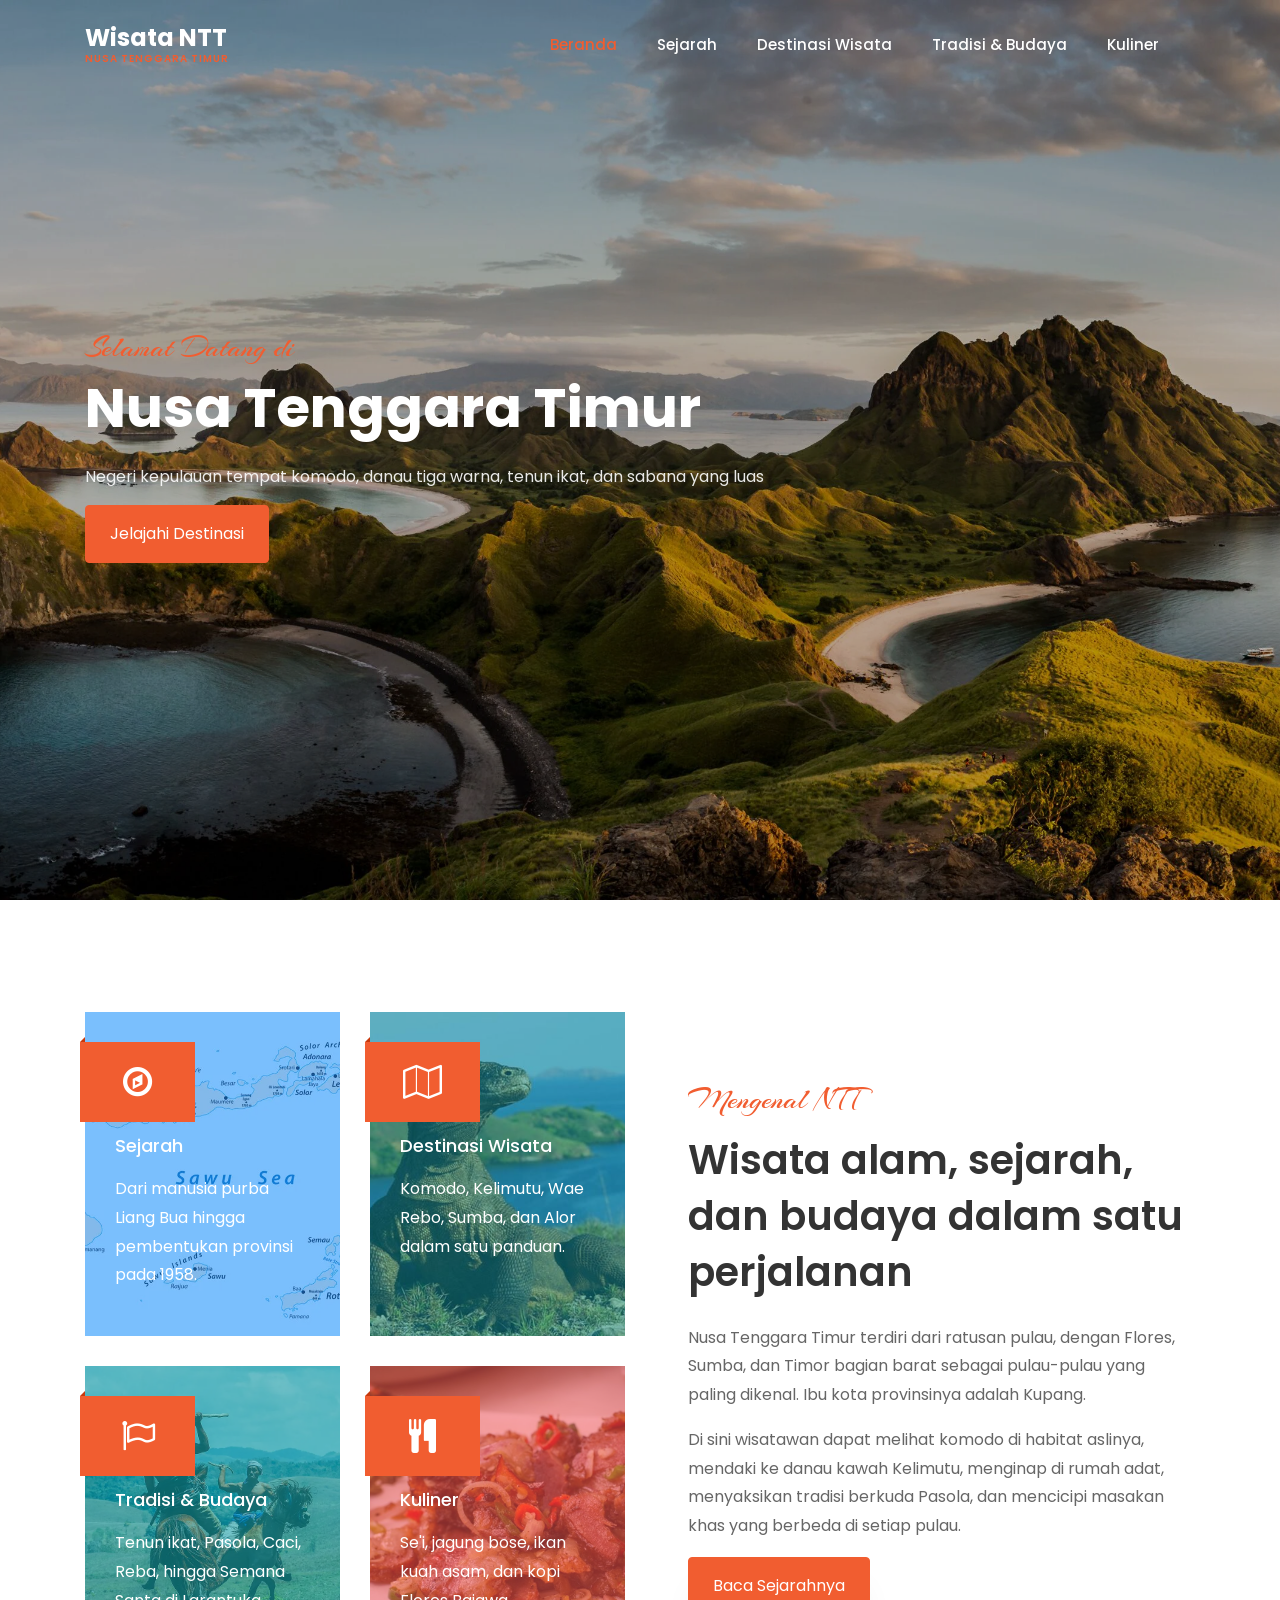
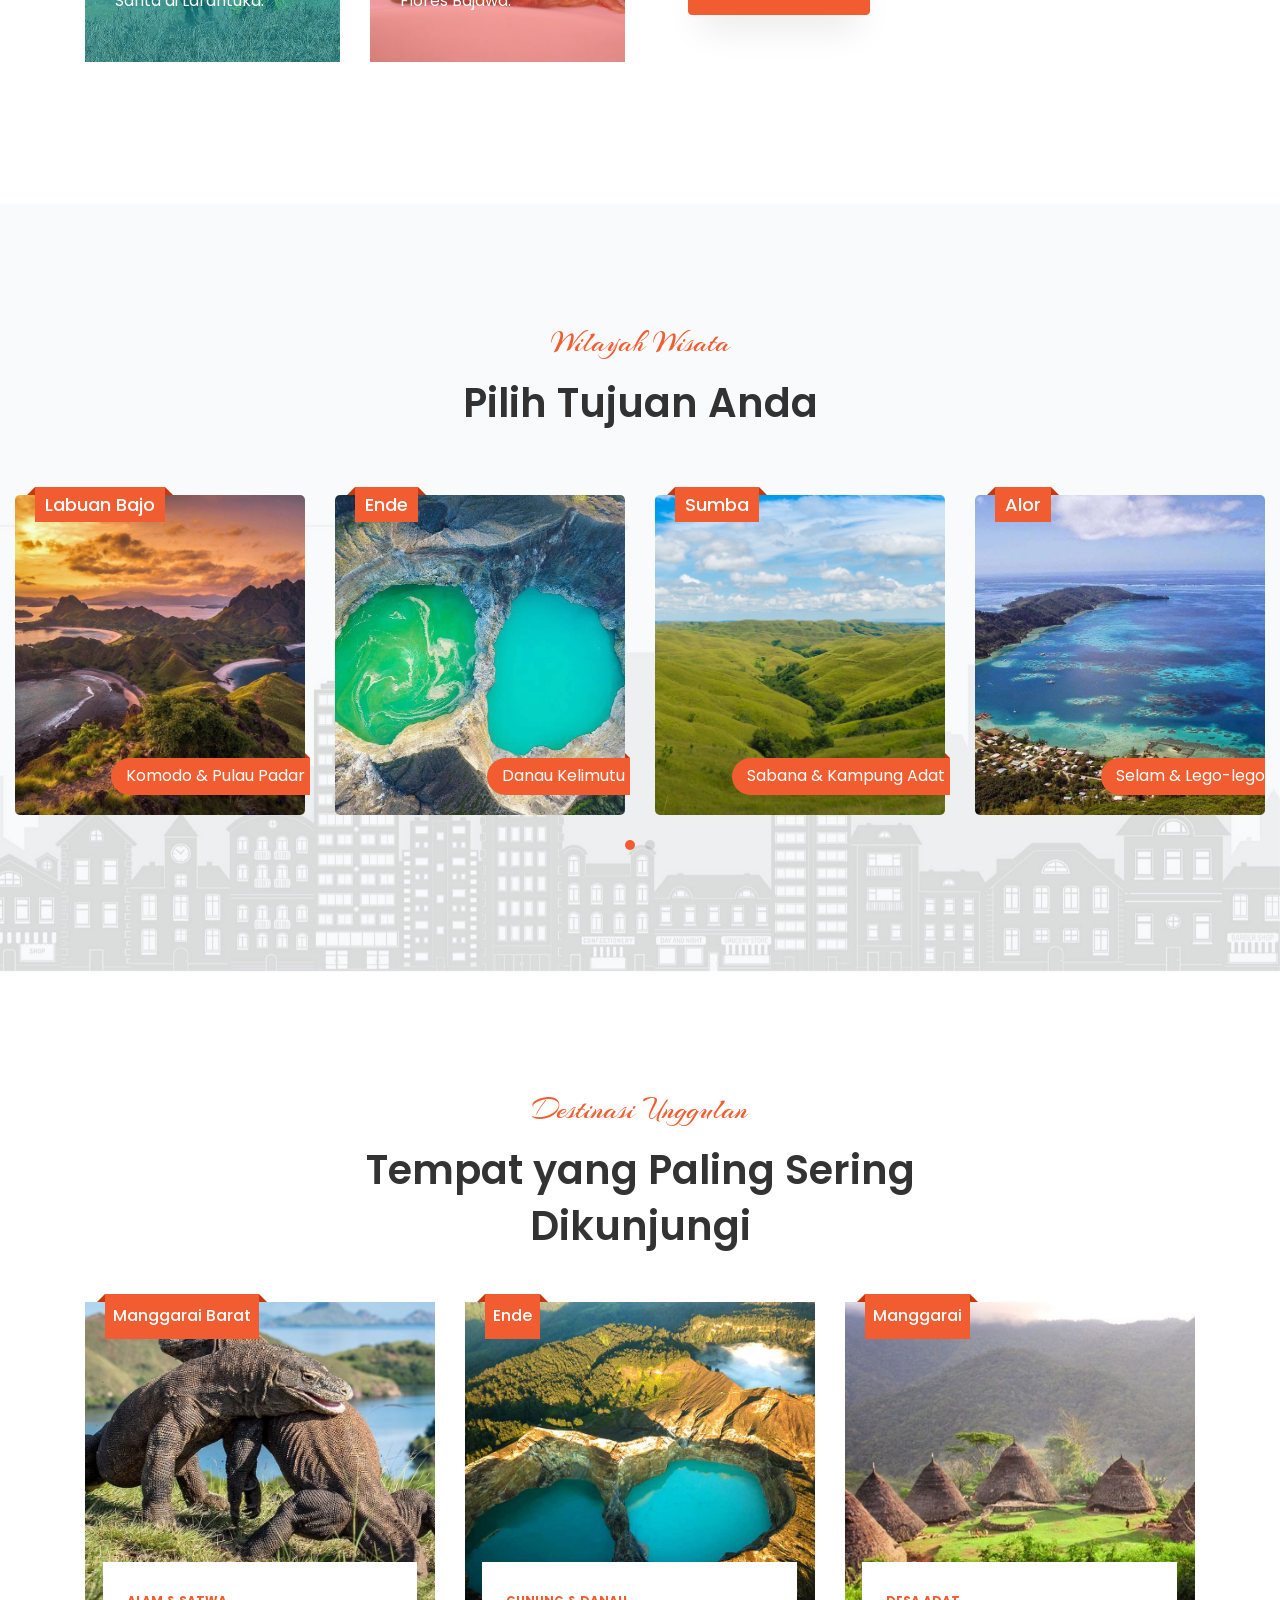
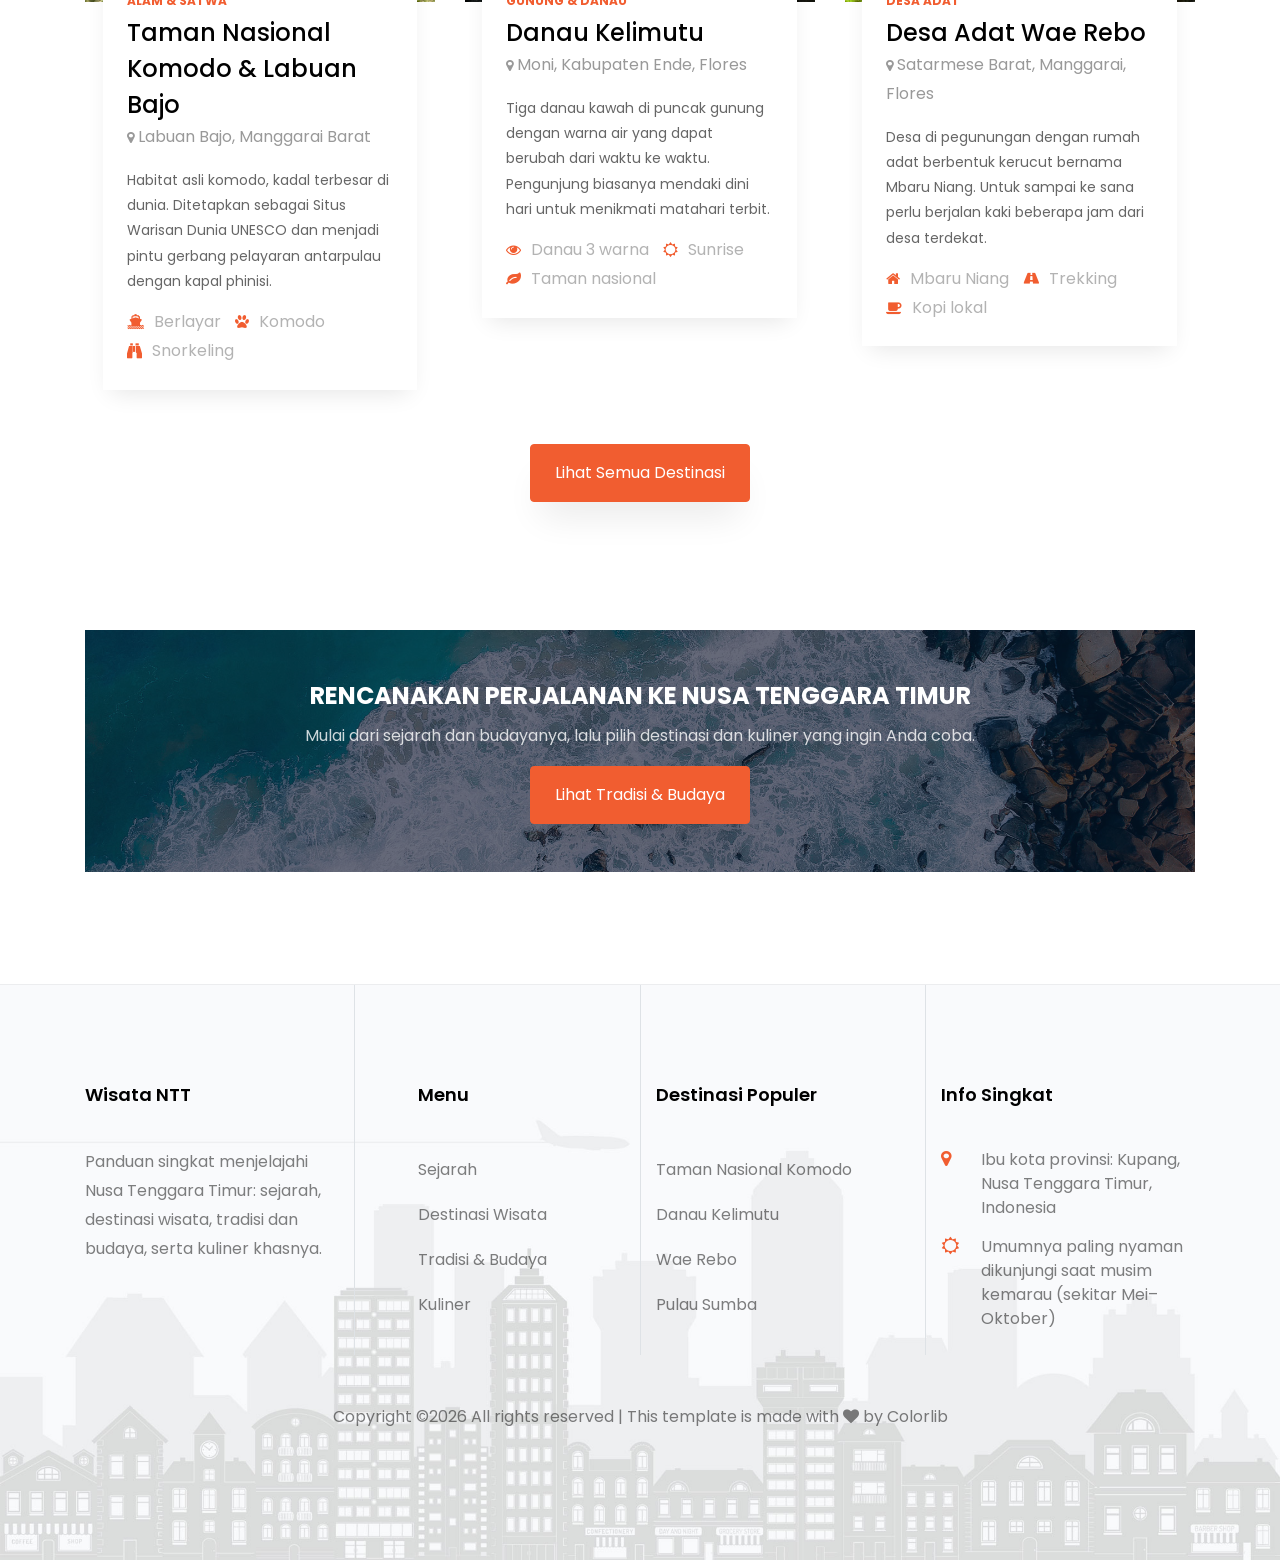
<file: index.html>
<!DOCTYPE html>
<html lang="id">
<head>
	<title>Wisata Nusa Tenggara Timur</title>
	<meta charset="utf-8">
	<meta name="viewport" content="width=device-width, initial-scale=1, shrink-to-fit=no">
	<meta name="description" content="Panduan wisata Nusa Tenggara Timur: sejarah, destinasi wisata, tradisi dan budaya, serta kuliner.">

	<link href="https://fonts.googleapis.com/css?family=Poppins:300,400,500,600,700,800,900" rel="stylesheet">
	<link href="https://fonts.googleapis.com/css2?family=Arizonia&display=swap" rel="stylesheet">
	<link rel="stylesheet" href="https://cdnjs.cloudflare.com/ajax/libs/font-awesome/4.7.0/css/font-awesome.min.css">

	<link rel="stylesheet" href="css/animate.css">
	<link rel="stylesheet" href="css/owl.carousel.min.css">
	<link rel="stylesheet" href="css/owl.theme.default.min.css">
	<link rel="stylesheet" href="css/magnific-popup.css">
	<link rel="stylesheet" href="css/flaticon.css">
	<link rel="stylesheet" href="css/style.css">
	<link rel="stylesheet" href="css/ntt.css">
</head>
<body>
	<nav class="navbar navbar-expand-lg navbar-dark ftco_navbar bg-dark ftco-navbar-light" id="ftco-navbar">
		<div class="container">
			<a class="navbar-brand" href="index.html">Wisata NTT<span>Nusa Tenggara Timur</span></a>
			<button class="navbar-toggler" type="button" data-toggle="collapse" data-target="#ftco-nav" aria-controls="ftco-nav" aria-expanded="false" aria-label="Buka menu">
				<span class="oi oi-menu"></span> Menu
			</button>
			<div class="collapse navbar-collapse" id="ftco-nav">
				<ul class="navbar-nav ml-auto">
					<li class="nav-item active"><a href="index.html" class="nav-link">Beranda</a></li>
					<li class="nav-item"><a href="sejarah.html" class="nav-link">Sejarah</a></li>
					<li class="nav-item"><a href="destinasi.html" class="nav-link">Destinasi Wisata</a></li>
					<li class="nav-item"><a href="budaya.html" class="nav-link">Tradisi &amp; Budaya</a></li>
					<li class="nav-item"><a href="kuliner.html" class="nav-link">Kuliner</a></li>
				</ul>
			</div>
		</div>
	</nav>

	<div class="hero-wrap js-fullheight" style="background-image: url('images/ntt.1.webp');">
		<div class="overlay"></div>
		<div class="container">
			<div class="row no-gutters slider-text js-fullheight align-items-center" data-scrollax-parent="true">
				<div class="col-md-8 ftco-animate">
					<span class="subheading">Selamat Datang di</span>
					<h1 class="mb-4">Nusa Tenggara Timur</h1>
					<p class="caps">Negeri kepulauan tempat komodo, danau tiga warna, tenun ikat, dan sabana yang luas</p>
					<p><a href="destinasi.html" class="btn btn-primary py-3 px-4">Jelajahi Destinasi</a></p>
				</div>
			</div>
		</div>
	</div>

	<section class="ftco-section services-section">
		<div class="container">
			<div class="row d-flex">
				<div class="col-md-6 order-md-last heading-section pl-md-5 ftco-animate d-flex align-items-center">
					<div class="w-100">
						<span class="subheading">Mengenal NTT</span>
						<h2 class="mb-4">Wisata alam, sejarah, dan budaya dalam satu perjalanan</h2>
						<p>Nusa Tenggara Timur terdiri dari ratusan pulau, dengan Flores, Sumba, dan Timor bagian barat sebagai pulau-pulau yang paling dikenal. Ibu kota provinsinya adalah Kupang.</p>
						<p>Di sini wisatawan dapat melihat komodo di habitat aslinya, mendaki ke danau kawah Kelimutu, menginap di rumah adat, menyaksikan tradisi berkuda Pasola, dan mencicipi masakan khas yang berbeda di setiap pulau.</p>
						<p><a href="sejarah.html" class="btn btn-primary py-3 px-4">Baca Sejarahnya</a></p>
					</div>
				</div>
				<div class="col-md-6">
					<div class="row">
						<div class="col-md-12 col-lg-6 d-flex align-self-stretch ftco-animate">
							<a href="sejarah.html" class="services services-1 color-1 d-block img" style="background-image: url(images/peta.ntt.webp);">
								<div class="icon d-flex align-items-center justify-content-center"><span class="fa fa-compass"></span></div>
								<div class="media-body">
									<h3 class="heading mb-3">Sejarah</h3>
									<p>Dari manusia purba Liang Bua hingga pembentukan provinsi pada 1958.</p>
								</div>
							</a>
						</div>

						<div class="col-md-12 col-lg-6 d-flex align-self-stretch ftco-animate">
							<a href="destinasi.html" class="services services-1 color-2 d-block img" style="background-image: url(images/komodo.jpg);">
								<div class="icon d-flex align-items-center justify-content-center"><span class="fa fa-map-o"></span></div>
								<div class="media-body">
									<h3 class="heading mb-3">Destinasi Wisata</h3>
									<p>Komodo, Kelimutu, Wae Rebo, Sumba, dan Alor dalam satu panduan.</p>
								</div>
							</a>
						</div>

						<div class="col-md-12 col-lg-6 d-flex align-self-stretch ftco-animate">
							<a href="budaya.html" class="services services-1 color-3 d-block img" style="background-image: url(images/tradisi.ntt.webp);">
								<div class="icon d-flex align-items-center justify-content-center"><span class="fa fa-flag-o"></span></div>
								<div class="media-body">
									<h3 class="heading mb-3">Tradisi &amp; Budaya</h3>
									<p>Tenun ikat, Pasola, Caci, Reba, hingga Semana Santa di Larantuka.</p>
								</div>
							</a>
						</div>

						<div class="col-md-12 col-lg-6 d-flex align-self-stretch ftco-animate">
							<a href="kuliner.html" class="services services-1 color-4 d-block img" style="background-image: url(images/sei\ daging\ asap.jpg);">
								<div class="icon d-flex align-items-center justify-content-center"><span class="fa fa-cutlery"></span></div>
								<div class="media-body">
									<h3 class="heading mb-3">Kuliner</h3>
									<p>Se'i, jagung bose, ikan kuah asam, dan kopi Flores Bajawa.</p>
								</div>
							</a>
						</div>
					</div>
				</div>
			</div>
		</div>
	</section>

	<section class="ftco-section img ftco-select-destination" style="background-image: url(images/bg_3.jpg);">
		<div class="container">
			<div class="row justify-content-center pb-4">
				<div class="col-md-12 heading-section text-center ftco-animate">
					<span class="subheading">Wilayah Wisata</span>
					<h2 class="mb-4">Pilih Tujuan Anda</h2>
				</div>
			</div>
		</div>
		<div class="container container-2">
			<div class="row">
				<div class="col-md-12">
					<div class="carousel-destination owl-carousel ftco-animate">
						<div class="item">
							<div class="project-destination">
								<a href="destinasi.html" class="img" style="background-image: url(images/pulau\ padar.jpg);">
									<div class="text">
										<h3>Labuan Bajo</h3>
										<span>Komodo &amp; Pulau Padar</span>
									</div>
								</a>
							</div>
						</div>

						<div class="item">
							<div class="project-destination">
								<a href="destinasi.html" class="img" style="background-image: url(images/kelimutu.webp);">
									<div class="text">
										<h3>Ende</h3>
										<span>Danau Kelimutu</span>
									</div>
								</a>
							</div>
						</div>

						<div class="item">
							<div class="project-destination">
								<a href="destinasi.html" class="img" style="background-image: url(images/savana.jpg);">
									<div class="text">
										<h3>Sumba</h3>
										<span>Sabana &amp; Kampung Adat</span>
									</div>
								</a>
							</div>
						</div>

						<div class="item">
							<div class="project-destination">
								<a href="destinasi.html" class="img" style="background-image: url(images/alor.jpeg);">
									<div class="text">
										<h3>Alor</h3>
										<span>Selam &amp; Lego-lego</span>
									</div>
								</a>
							</div>
						</div>

						<div class="item">
							<div class="project-destination">
								<a href="destinasi.html" class="img" style="background-image: url(images/sei\ daging\ asap.jpg);">
									<div class="text">
										<h3>Kupang &amp; Rote</h3>
										<span>Se'i &amp; Sasando</span>
									</div>
								</a>
							</div>
						</div>
					</div>
				</div>
			</div>
		</div>
	</section>

	<section class="ftco-section">
		<div class="container">
				<div class="row justify-content-center pb-4">
					<div class="col-md-8 heading-section text-center ftco-animate">
						<span class="subheading">Destinasi Unggulan</span>
						<h2 class="mb-4">Tempat yang Paling Sering Dikunjungi</h2>
						
					</div>
				</div>
			<div class="row">
					<div class="col-md-4 ftco-animate">
						<div class="project-wrap">
							<a href="#" class="img" style="background-image: url(images/komodo2.jpeg);">
								<span class="price">Manggarai Barat</span>
							</a>
							<div class="text p-4">
								<span class="days">Alam &amp; Satwa</span>
								<h3><a href="#">Taman Nasional Komodo &amp; Labuan Bajo</a></h3>
								<p class="location"><span class="fa fa-map-marker"></span> Labuan Bajo, Manggarai Barat</p>
								<p class="ntt-desc">Habitat asli komodo, kadal terbesar di dunia. Ditetapkan sebagai Situs Warisan Dunia UNESCO dan menjadi pintu gerbang pelayaran antarpulau dengan kapal phinisi.</p>
								<ul>
									<li><span class="fa fa-ship"></span> Berlayar</li>
									<li><span class="fa fa-paw"></span> Komodo</li>
									<li><span class="fa fa-binoculars"></span> Snorkeling</li>
								</ul>
							</div>
						</div>
					</div>
					<div class="col-md-4 ftco-animate">
						<div class="project-wrap">
							<a href="#" class="img" style="background-image: url(images/danau_kelimutu.jpg);">
								<span class="price">Ende</span>
							</a>
							<div class="text p-4">
								<span class="days">Gunung &amp; Danau</span>
								<h3><a href="#">Danau Kelimutu</a></h3>
								<p class="location"><span class="fa fa-map-marker"></span> Moni, Kabupaten Ende, Flores</p>
								<p class="ntt-desc">Tiga danau kawah di puncak gunung dengan warna air yang dapat berubah dari waktu ke waktu. Pengunjung biasanya mendaki dini hari untuk menikmati matahari terbit.</p>
								<ul>
									<li><span class="fa fa-eye"></span> Danau 3 warna</li>
									<li><span class="fa fa-sun-o"></span> Sunrise</li>
									<li><span class="fa fa-leaf"></span> Taman nasional</li>
								</ul>
							</div>
						</div>
					</div>
					<div class="col-md-4 ftco-animate">
						<div class="project-wrap">
							<a href="#" class="img" style="background-image: url(images/desa\ waerebo.jpg);">
								<span class="price">Manggarai</span>
							</a>
							<div class="text p-4">
								<span class="days">Desa Adat</span>
								<h3><a href="#">Desa Adat Wae Rebo</a></h3>
								<p class="location"><span class="fa fa-map-marker"></span> Satarmese Barat, Manggarai, Flores</p>
								<p class="ntt-desc">Desa di pegunungan dengan rumah adat berbentuk kerucut bernama Mbaru Niang. Untuk sampai ke sana perlu berjalan kaki beberapa jam dari desa terdekat.</p>
								<ul>
									<li><span class="fa fa-home"></span> Mbaru Niang</li>
									<li><span class="fa fa-road"></span> Trekking</li>
									<li><span class="fa fa-coffee"></span> Kopi lokal</li>
								</ul>
							</div>
						</div>
					</div>
			</div>
			<div class="row justify-content-center mt-4">
				<p><a href="destinasi.html" class="btn btn-primary px-4 py-3">Lihat Semua Destinasi</a></p>
			</div>
		</div>
	</section>

	<section class="ftco-intro ftco-section ftco-no-pt">
		<div class="container">
			<div class="row justify-content-center">
				<div class="col-md-12 text-center">
					<div class="img" style="background-image: url(images/bg_2.jpg);">
						<div class="overlay"></div>
						<h2>Rencanakan Perjalanan ke Nusa Tenggara Timur</h2>
						<p>Mulai dari sejarah dan budayanya, lalu pilih destinasi dan kuliner yang ingin Anda coba.</p>
						<p class="mb-0"><a href="budaya.html" class="btn btn-primary px-4 py-3">Lihat Tradisi &amp; Budaya</a></p>
					</div>
				</div>
			</div>
		</div>
	</section>

	<footer class="ftco-footer bg-bottom ftco-no-pt" style="background-image: url(images/bg_3.jpg);">
		<div class="container">
			<div class="row mb-5">
				<div class="col-md pt-5">
					<div class="ftco-footer-widget pt-md-5 mb-4">
						<h2 class="ftco-heading-2">Wisata NTT</h2>
						<p>Panduan singkat menjelajahi Nusa Tenggara Timur: sejarah, destinasi wisata, tradisi dan budaya, serta kuliner khasnya.</p>
					</div>
				</div>
				<div class="col-md pt-5 border-left">
					<div class="ftco-footer-widget pt-md-5 mb-4 ml-md-5">
						<h2 class="ftco-heading-2">Menu</h2>
						<ul class="list-unstyled">
							<li><a href="sejarah.html" class="py-2 d-block">Sejarah</a></li>
							<li><a href="destinasi.html" class="py-2 d-block">Destinasi Wisata</a></li>
							<li><a href="budaya.html" class="py-2 d-block">Tradisi &amp; Budaya</a></li>
							<li><a href="kuliner.html" class="py-2 d-block">Kuliner</a></li>
						</ul>
					</div>
				</div>
				<div class="col-md pt-5 border-left">
					<div class="ftco-footer-widget pt-md-5 mb-4">
						<h2 class="ftco-heading-2">Destinasi Populer</h2>
						<ul class="list-unstyled">
							<li><a href="destinasi.html#komodo" class="py-2 d-block">Taman Nasional Komodo</a></li>
							<li><a href="destinasi.html#kelimutu" class="py-2 d-block">Danau Kelimutu</a></li>
							<li><a href="destinasi.html#waerebo" class="py-2 d-block">Wae Rebo</a></li>
							<li><a href="destinasi.html#sumba" class="py-2 d-block">Pulau Sumba</a></li>
						</ul>
					</div>
				</div>
				<div class="col-md pt-5 border-left">
					<div class="ftco-footer-widget pt-md-5 mb-4">
						<h2 class="ftco-heading-2">Info Singkat</h2>
						<div class="block-23 mb-3">
							<ul>
								<li><span class="icon fa fa-map-marker"></span><span class="text">Ibu kota provinsi: Kupang, Nusa Tenggara Timur, Indonesia</span></li>
								<li><span class="icon fa fa-sun-o"></span><span class="text">Umumnya paling nyaman dikunjungi saat musim kemarau (sekitar Mei–Oktober)</span></li>
							</ul>
						</div>
					</div>
				</div>
			</div>
			<div class="row">
				<div class="col-md-12 text-center">
					<p><!-- Link back to Colorlib can't be removed. Template is licensed under CC BY 3.0. -->
						Copyright &copy;<script>document.write(new Date().getFullYear());</script> All rights reserved | This template is made with <i class="fa fa-heart" aria-hidden="true"></i> by <a href="https://colorlib.com" target="_blank">Colorlib</a>
						<!-- Link back to Colorlib can't be removed. Template is licensed under CC BY 3.0. --></p>
				</div>
			</div>
		</div>
	</footer>

	<div id="ftco-loader" class="show fullscreen"><svg class="circular" width="48px" height="48px"><circle class="path-bg" cx="24" cy="24" r="22" fill="none" stroke-width="4" stroke="#eeeeee"/><circle class="path" cx="24" cy="24" r="22" fill="none" stroke-width="4" stroke-miterlimit="10" stroke="#F96D00"/></svg></div>

	<script src="js/jquery.min.js"></script>
	<script src="js/jquery-migrate-3.0.1.min.js"></script>
	<script src="js/popper.min.js"></script>
	<script src="js/bootstrap.min.js"></script>
	<script src="js/jquery.easing.1.3.js"></script>
	<script src="js/jquery.waypoints.min.js"></script>
	<script src="js/jquery.stellar.min.js"></script>
	<script src="js/owl.carousel.min.js"></script>
	<script src="js/jquery.magnific-popup.min.js"></script>
	<script src="js/jquery.animateNumber.min.js"></script>
	<script src="js/scrollax.min.js"></script>
	<script src="js/main.js"></script>
</body>
</html>
</file>
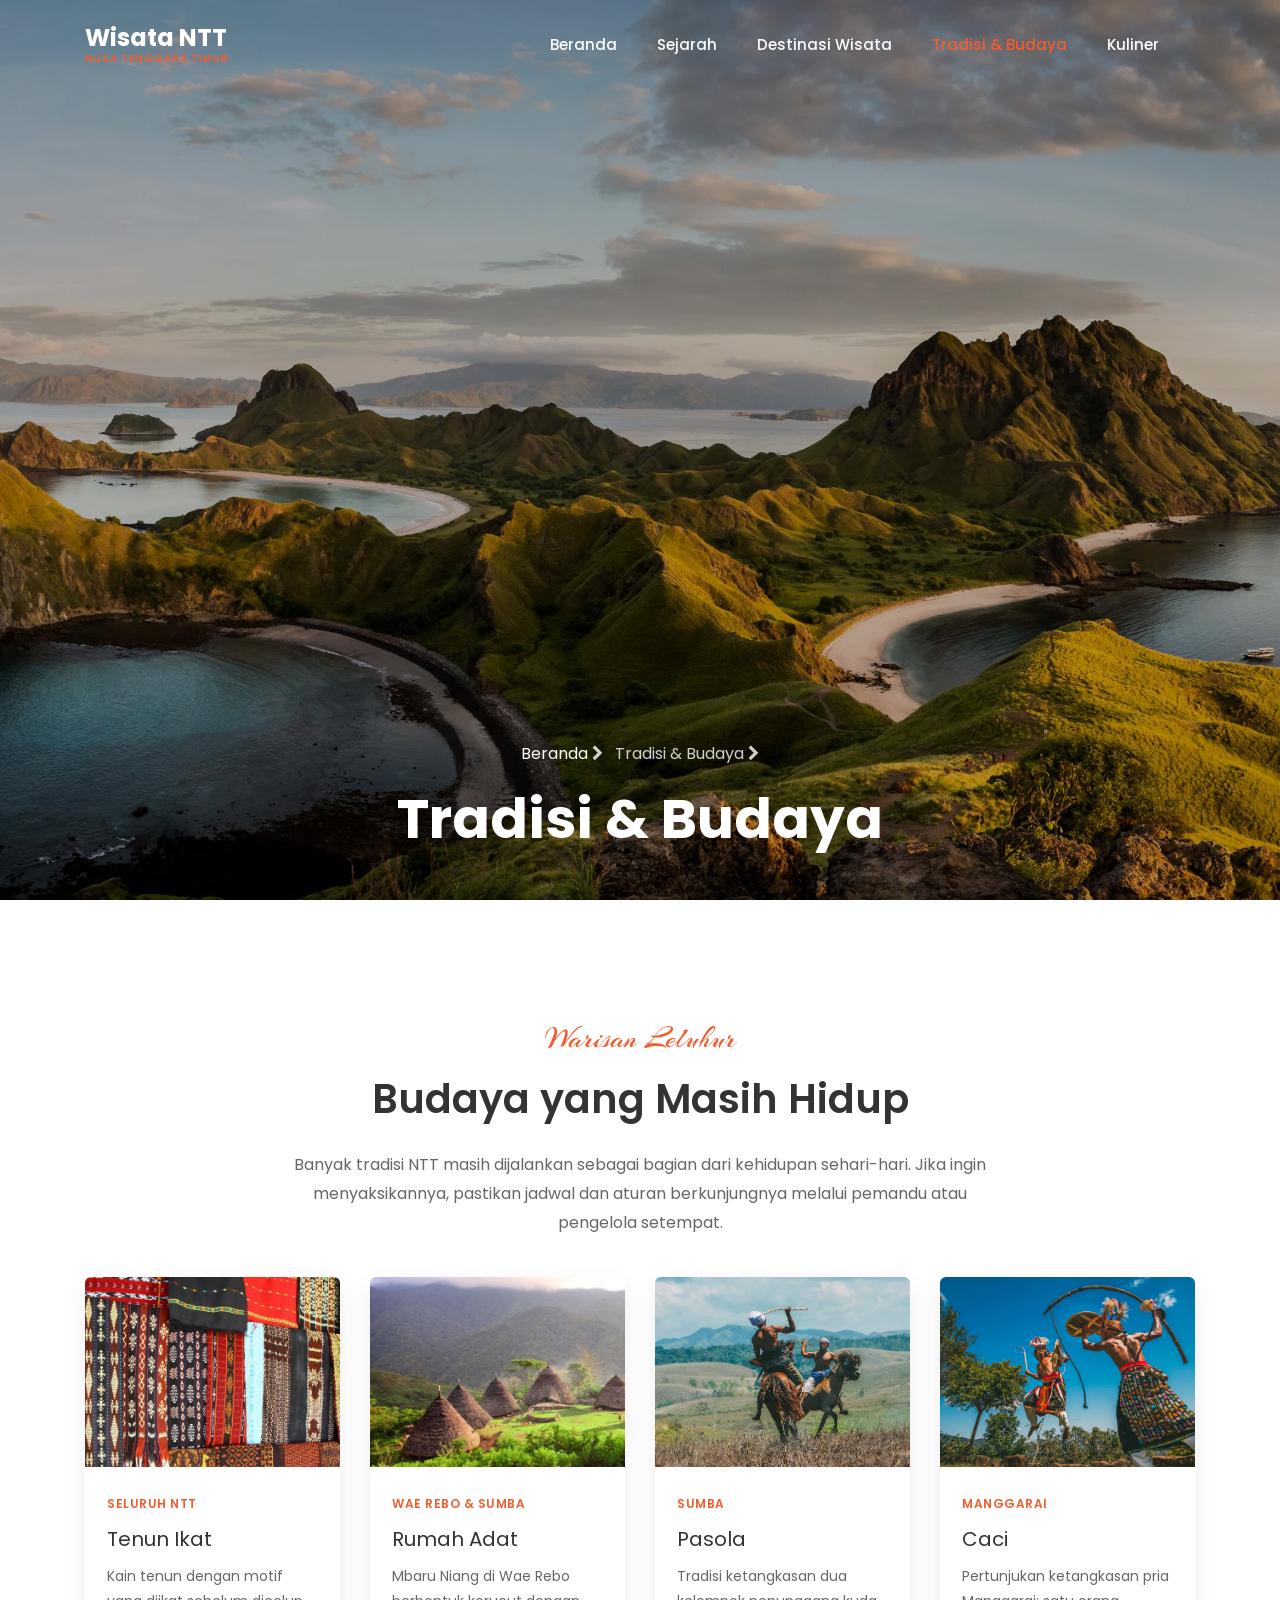
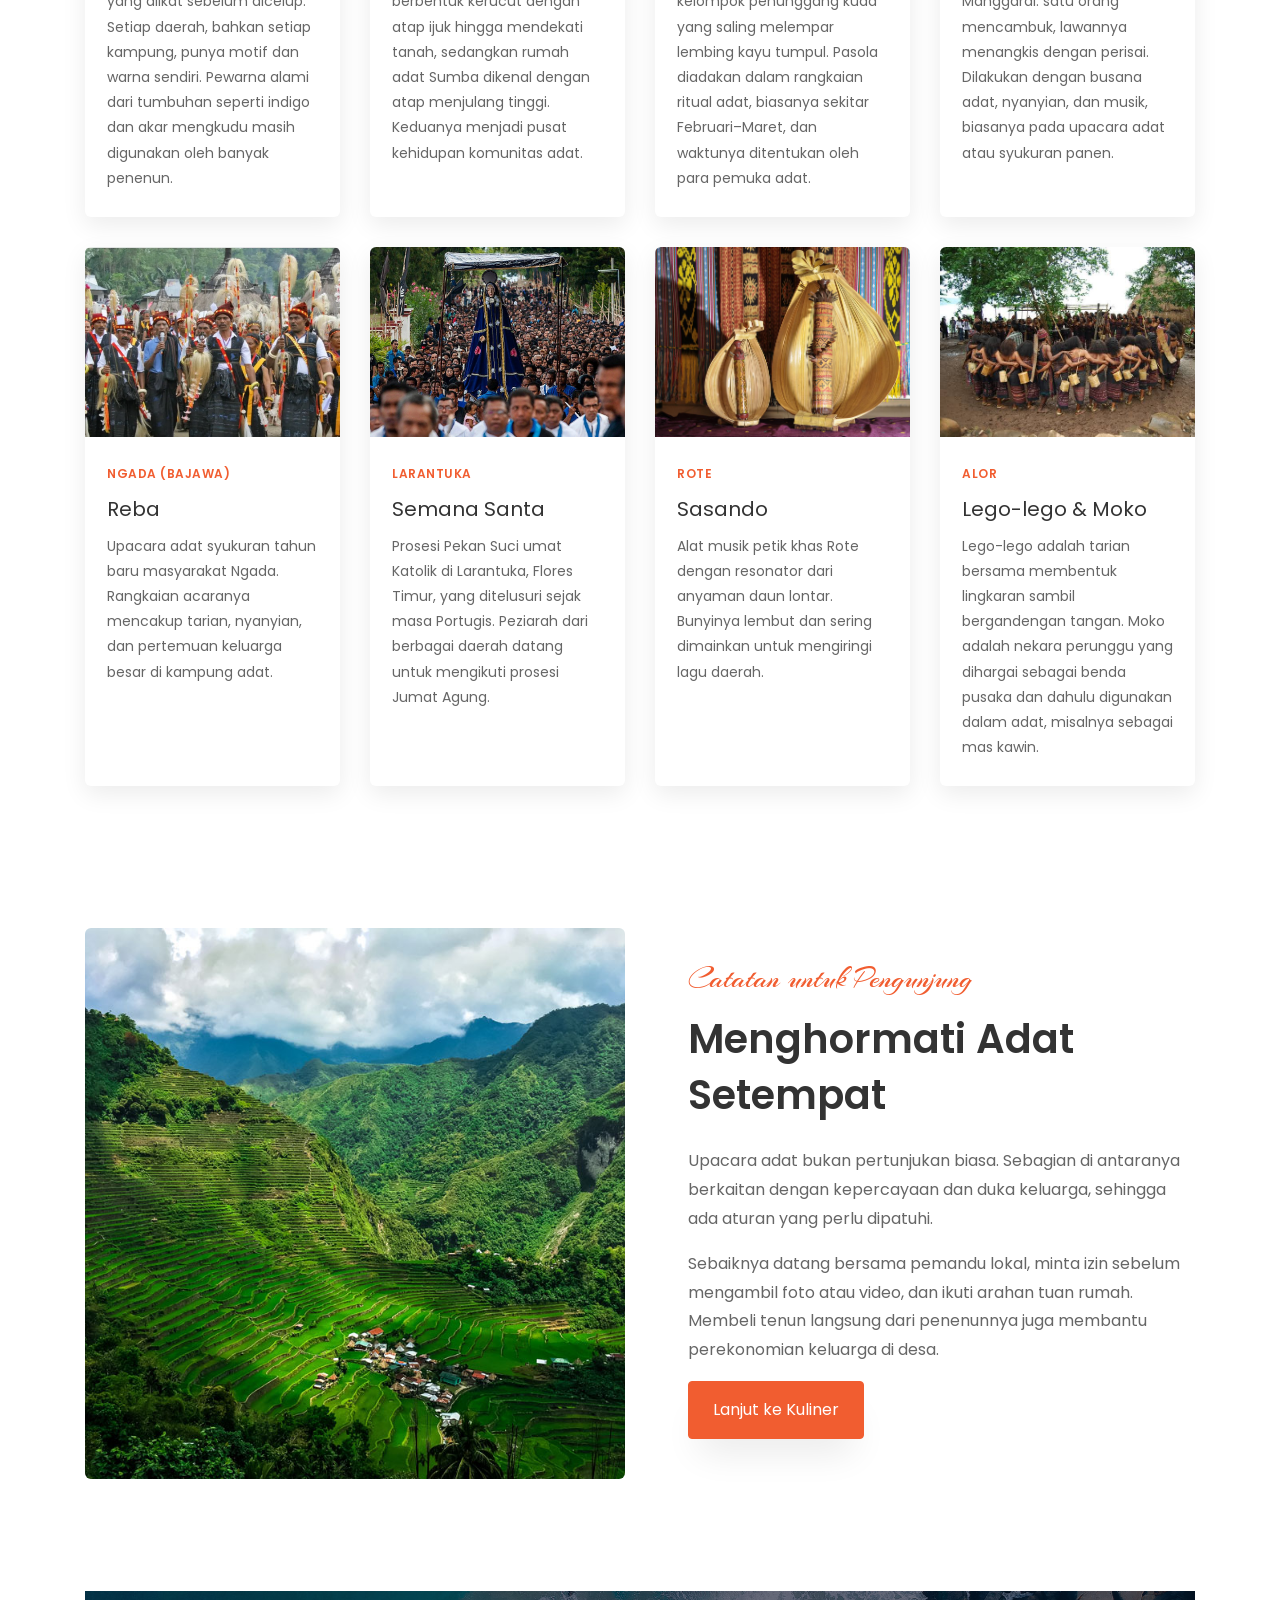
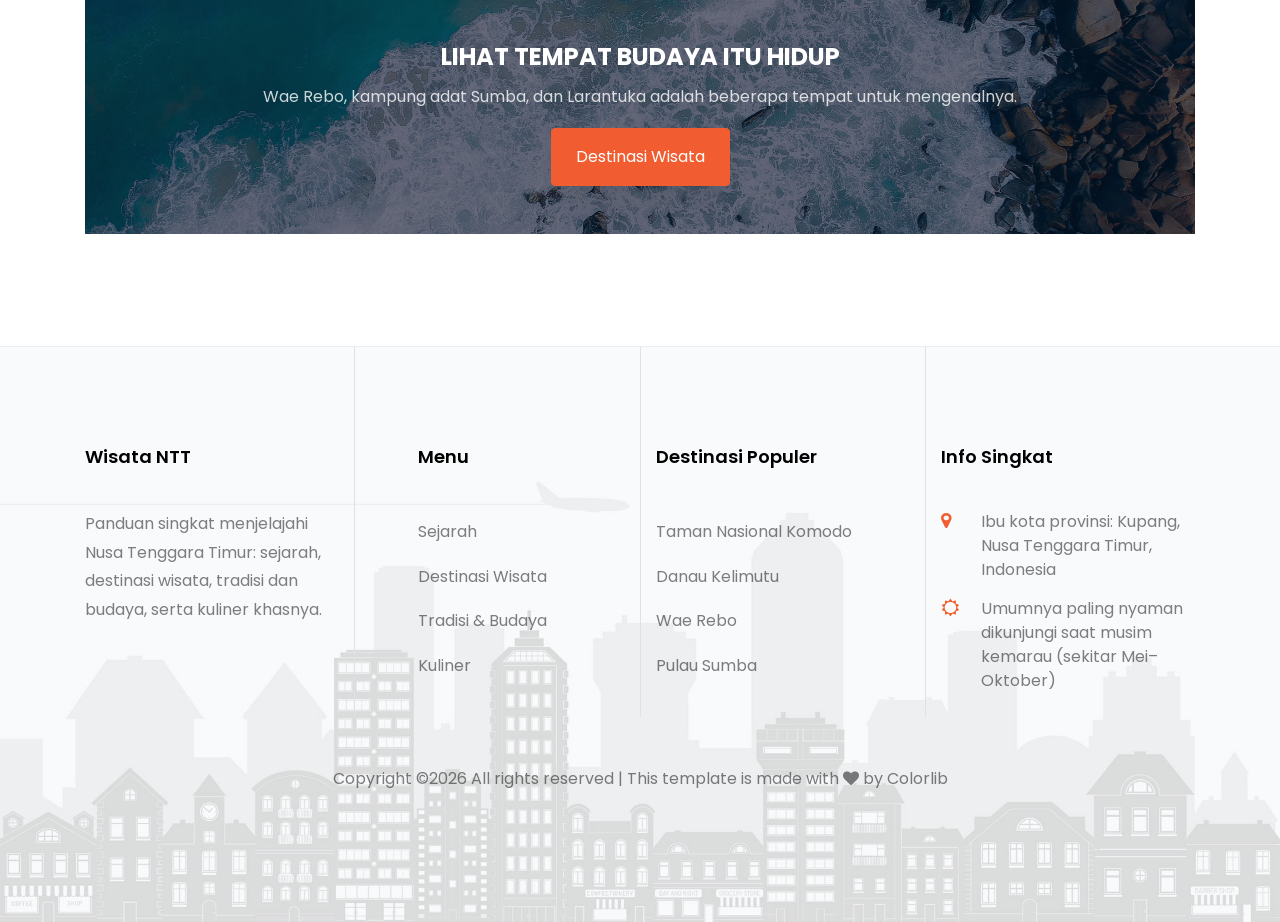
<file: budaya.html>
<!DOCTYPE html>
<html lang="id">
<head>
	<title>Tradisi dan Budaya Nusa Tenggara Timur</title>
	<meta charset="utf-8">
	<meta name="viewport" content="width=device-width, initial-scale=1, shrink-to-fit=no">
	<meta name="description" content="Tradisi dan budaya Nusa Tenggara Timur: tenun ikat, Pasola, Caci, Reba, Semana Santa, Sasando, dan lainnya.">

	<link href="https://fonts.googleapis.com/css?family=Poppins:300,400,500,600,700,800,900" rel="stylesheet">
	<link href="https://fonts.googleapis.com/css2?family=Arizonia&display=swap" rel="stylesheet">
	<link rel="stylesheet" href="https://cdnjs.cloudflare.com/ajax/libs/font-awesome/4.7.0/css/font-awesome.min.css">

	<link rel="stylesheet" href="css/animate.css">
	<link rel="stylesheet" href="css/owl.carousel.min.css">
	<link rel="stylesheet" href="css/owl.theme.default.min.css">
	<link rel="stylesheet" href="css/magnific-popup.css">
	<link rel="stylesheet" href="css/flaticon.css">
	<link rel="stylesheet" href="css/style.css">
	<link rel="stylesheet" href="css/ntt.css">
</head>
<body>
	<nav class="navbar navbar-expand-lg navbar-dark ftco_navbar bg-dark ftco-navbar-light" id="ftco-navbar">
		<div class="container">
			<a class="navbar-brand" href="index.html">Wisata NTT<span>Nusa Tenggara Timur</span></a>
			<button class="navbar-toggler" type="button" data-toggle="collapse" data-target="#ftco-nav" aria-controls="ftco-nav" aria-expanded="false" aria-label="Buka menu">
				<span class="oi oi-menu"></span> Menu
			</button>
			<div class="collapse navbar-collapse" id="ftco-nav">
				<ul class="navbar-nav ml-auto">
					<li class="nav-item"><a href="index.html" class="nav-link">Beranda</a></li>
					<li class="nav-item"><a href="sejarah.html" class="nav-link">Sejarah</a></li>
					<li class="nav-item"><a href="destinasi.html" class="nav-link">Destinasi Wisata</a></li>
					<li class="nav-item active"><a href="budaya.html" class="nav-link">Tradisi &amp; Budaya</a></li>
					<li class="nav-item"><a href="kuliner.html" class="nav-link">Kuliner</a></li>
				</ul>
			</div>
		</div>
	</nav>

	<section class="hero-wrap hero-wrap-2 js-fullheight" style="background-image: url('images/ntt.1.webp');">
		<div class="overlay"></div>
		<div class="container">
			<div class="row no-gutters slider-text js-fullheight align-items-end justify-content-center">
				<div class="col-md-9 ftco-animate pb-5 text-center">
					<p class="breadcrumbs"><span class="mr-2"><a href="index.html">Beranda <i class="fa fa-chevron-right"></i></a></span> <span>Tradisi &amp; Budaya <i class="fa fa-chevron-right"></i></span></p>
					<h1 class="mb-0 bread">Tradisi &amp; Budaya</h1>
				</div>
			</div>
		</div>
	</section>

	<section class="ftco-section ftco-no-pb">
		<div class="container">
				<div class="row justify-content-center pb-4">
					<div class="col-md-8 heading-section text-center ftco-animate">
						<span class="subheading">Warisan Leluhur</span>
						<h2 class="mb-4">Budaya yang Masih Hidup</h2>
						<p class="mt-3">Banyak tradisi NTT masih dijalankan sebagai bagian dari kehidupan sehari-hari. Jika ingin menyaksikannya, pastikan jadwal dan aturan berkunjungnya melalui pemandu atau pengelola setempat.</p>
					</div>
				</div>
			<div class="row">
				<div class="col-md-6 col-lg-3 d-flex ftco-animate">
					<div class="ntt-card c1">
						<div class="ntt-card-top ntt-has-img" style="background-image: url(images/tenun.jpg);" role="img" aria-label="Tenun ikat NTT"></div>
						<div class="ntt-card-body">
							<span class="ntt-tag">Seluruh NTT</span>
							<h3>Tenun Ikat</h3>
							<p>Kain tenun dengan motif yang diikat sebelum dicelup. Setiap daerah, bahkan setiap kampung, punya motif dan warna sendiri. Pewarna alami dari tumbuhan seperti indigo dan akar mengkudu masih digunakan oleh banyak penenun.</p>
						</div>
					</div>
				</div>

				<div class="col-md-6 col-lg-3 d-flex ftco-animate">
					<div class="ntt-card c2">
						<div class="ntt-card-top ntt-has-img" style="background-image: url(images/desa\ waerebo.jpg);" role="img" aria-label="Rumah adat Wae Rebo dan Sumba"></div>
						<div class="ntt-card-body">
							<span class="ntt-tag">Wae Rebo &amp; Sumba</span>
							<h3>Rumah Adat</h3>
							<p>Mbaru Niang di Wae Rebo berbentuk kerucut dengan atap ijuk hingga mendekati tanah, sedangkan rumah adat Sumba dikenal dengan atap menjulang tinggi. Keduanya menjadi pusat kehidupan komunitas adat.</p>
						</div>
					</div>
				</div>

				<div class="col-md-6 col-lg-3 d-flex ftco-animate">
					<div class="ntt-card c3">
						<div class="ntt-card-top ntt-has-img" style="background-image: url(images/tradisi.ntt.webp);" role="img" aria-label="Pasola, tradisi berkuda di Sumba"></div>
						<div class="ntt-card-body">
							<span class="ntt-tag">Sumba</span>
							<h3>Pasola</h3>
							<p>Tradisi ketangkasan dua kelompok penunggang kuda yang saling melempar lembing kayu tumpul. Pasola diadakan dalam rangkaian ritual adat, biasanya sekitar Februari–Maret, dan waktunya ditentukan oleh para pemuka adat.</p>
						</div>
					</div>
				</div>

				<div class="col-md-6 col-lg-3 d-flex ftco-animate">
					<div class="ntt-card c4">
						<div class="ntt-card-top ntt-has-img" style="background-image: url(images/Tari_Caci.jpg);" role="img" aria-label="Tarian Caci Manggarai"></div>
						<div class="ntt-card-body">
							<span class="ntt-tag">Manggarai</span>
							<h3>Caci</h3>
							<p>Pertunjukan ketangkasan pria Manggarai: satu orang mencambuk, lawannya menangkis dengan perisai. Dilakukan dengan busana adat, nyanyian, dan musik, biasanya pada upacara adat atau syukuran panen.</p>
						</div>
					</div>
				</div>

				<div class="col-md-6 col-lg-3 d-flex ftco-animate">
					<div class="ntt-card c1">
						<div class="ntt-card-top ntt-has-img" style="background-image: url(images/reba.webp);" role="img" aria-label="Upacara Reba Ngada"></div>
						<div class="ntt-card-body">
							<span class="ntt-tag">Ngada (Bajawa)</span>
							<h3>Reba</h3>
							<p>Upacara adat syukuran tahun baru masyarakat Ngada. Rangkaian acaranya mencakup tarian, nyanyian, dan pertemuan keluarga besar di kampung adat.</p>
						</div>
					</div>
				</div>

				<div class="col-md-6 col-lg-3 d-flex ftco-animate">
					<div class="ntt-card c2">
						<div class="ntt-card-top ntt-has-img" style="background-image: url(images/semana\ santa.jpg);" role="img" aria-label="Semana Santa Larantuka"></div>
						<div class="ntt-card-body">
							<span class="ntt-tag">Larantuka</span>
							<h3>Semana Santa</h3>
							<p>Prosesi Pekan Suci umat Katolik di Larantuka, Flores Timur, yang ditelusuri sejak masa Portugis. Peziarah dari berbagai daerah datang untuk mengikuti prosesi Jumat Agung.</p>
						</div>
					</div>
				</div>

				<div class="col-md-6 col-lg-3 d-flex ftco-animate">
					<div class="ntt-card c3">
						<div class="ntt-card-top ntt-has-img" style="background-image: url(images/sasando.jpg);" role="img" aria-label="Alat musik Sasando Rote"></div>
						<div class="ntt-card-body">
							<span class="ntt-tag">Rote</span>
							<h3>Sasando</h3>
							<p>Alat musik petik khas Rote dengan resonator dari anyaman daun lontar. Bunyinya lembut dan sering dimainkan untuk mengiringi lagu daerah.</p>
						</div>
					</div>
				</div>

				<div class="col-md-6 col-lg-3 d-flex ftco-animate">
					<div class="ntt-card c4">
						<div class="ntt-card-top ntt-has-img" style="background-image: url(images/legolego.jpg);" role="img" aria-label="Tari Lego-lego Alor"></div>
						<div class="ntt-card-body">
							<span class="ntt-tag">Alor</span>
							<h3>Lego-lego &amp; Moko</h3>
							<p>Lego-lego adalah tarian bersama membentuk lingkaran sambil bergandengan tangan. Moko adalah nekara perunggu yang dihargai sebagai benda pusaka dan dahulu digunakan dalam adat, misalnya sebagai mas kawin.</p>
						</div>
					</div>
				</div>
			</div>
		</div>
	</section>

	<section class="ftco-section">
		<div class="container">
			<div class="row d-flex">
				<div class="col-md-6 d-flex align-items-stretch">
					<div class="img d-flex w-100" style="background-image:url(images/destination-5.jpg); background-size:cover; background-position:center; min-height:320px; border-radius:6px;"></div>
				</div>
				<div class="col-md-6 pl-md-5 py-4 heading-section ftco-animate">
					<span class="subheading">Catatan untuk Pengunjung</span>
					<h2 class="mb-4">Menghormati Adat Setempat</h2>
					<p>Upacara adat bukan pertunjukan biasa. Sebagian di antaranya berkaitan dengan kepercayaan dan duka keluarga, sehingga ada aturan yang perlu dipatuhi.</p>
					<p>Sebaiknya datang bersama pemandu lokal, minta izin sebelum mengambil foto atau video, dan ikuti arahan tuan rumah. Membeli tenun langsung dari penenunnya juga membantu perekonomian keluarga di desa.</p>
					<p><a href="kuliner.html" class="btn btn-primary py-3 px-4">Lanjut ke Kuliner</a></p>
				</div>
			</div>
		</div>
	</section>

	<section class="ftco-intro ftco-section ftco-no-pt">
		<div class="container">
			<div class="row justify-content-center">
				<div class="col-md-12 text-center">
					<div class="img" style="background-image: url(images/bg_2.jpg);">
						<div class="overlay"></div>
						<h2>Lihat Tempat Budaya Itu Hidup</h2>
						<p>Wae Rebo, kampung adat Sumba, dan Larantuka adalah beberapa tempat untuk mengenalnya.</p>
						<p class="mb-0"><a href="destinasi.html" class="btn btn-primary px-4 py-3">Destinasi Wisata</a></p>
					</div>
				</div>
			</div>
		</div>
	</section>

	<footer class="ftco-footer bg-bottom ftco-no-pt" style="background-image: url(images/bg_3.jpg);">
		<div class="container">
			<div class="row mb-5">
				<div class="col-md pt-5">
					<div class="ftco-footer-widget pt-md-5 mb-4">
						<h2 class="ftco-heading-2">Wisata NTT</h2>
						<p>Panduan singkat menjelajahi Nusa Tenggara Timur: sejarah, destinasi wisata, tradisi dan budaya, serta kuliner khasnya.</p>
					</div>
				</div>
				<div class="col-md pt-5 border-left">
					<div class="ftco-footer-widget pt-md-5 mb-4 ml-md-5">
						<h2 class="ftco-heading-2">Menu</h2>
						<ul class="list-unstyled">
							<li><a href="sejarah.html" class="py-2 d-block">Sejarah</a></li>
							<li><a href="destinasi.html" class="py-2 d-block">Destinasi Wisata</a></li>
							<li><a href="budaya.html" class="py-2 d-block">Tradisi &amp; Budaya</a></li>
							<li><a href="kuliner.html" class="py-2 d-block">Kuliner</a></li>
						</ul>
					</div>
				</div>
				<div class="col-md pt-5 border-left">
					<div class="ftco-footer-widget pt-md-5 mb-4">
						<h2 class="ftco-heading-2">Destinasi Populer</h2>
						<ul class="list-unstyled">
							<li><a href="destinasi.html#komodo" class="py-2 d-block">Taman Nasional Komodo</a></li>
							<li><a href="destinasi.html#kelimutu" class="py-2 d-block">Danau Kelimutu</a></li>
							<li><a href="destinasi.html#waerebo" class="py-2 d-block">Wae Rebo</a></li>
							<li><a href="destinasi.html#sumba" class="py-2 d-block">Pulau Sumba</a></li>
						</ul>
					</div>
				</div>
				<div class="col-md pt-5 border-left">
					<div class="ftco-footer-widget pt-md-5 mb-4">
						<h2 class="ftco-heading-2">Info Singkat</h2>
						<div class="block-23 mb-3">
							<ul>
								<li><span class="icon fa fa-map-marker"></span><span class="text">Ibu kota provinsi: Kupang, Nusa Tenggara Timur, Indonesia</span></li>
								<li><span class="icon fa fa-sun-o"></span><span class="text">Umumnya paling nyaman dikunjungi saat musim kemarau (sekitar Mei–Oktober)</span></li>
							</ul>
						</div>
					</div>
				</div>
			</div>
			<div class="row">
				<div class="col-md-12 text-center">
					<p><!-- Link back to Colorlib can't be removed. Template is licensed under CC BY 3.0. -->
						Copyright &copy;<script>document.write(new Date().getFullYear());</script> All rights reserved | This template is made with <i class="fa fa-heart" aria-hidden="true"></i> by <a href="https://colorlib.com" target="_blank">Colorlib</a>
						<!-- Link back to Colorlib can't be removed. Template is licensed under CC BY 3.0. --></p>
				</div>
			</div>
		</div>
	</footer>

	<div id="ftco-loader" class="show fullscreen"><svg class="circular" width="48px" height="48px"><circle class="path-bg" cx="24" cy="24" r="22" fill="none" stroke-width="4" stroke="#eeeeee"/><circle class="path" cx="24" cy="24" r="22" fill="none" stroke-width="4" stroke-miterlimit="10" stroke="#F96D00"/></svg></div>

	<script src="js/jquery.min.js"></script>
	<script src="js/jquery-migrate-3.0.1.min.js"></script>
	<script src="js/popper.min.js"></script>
	<script src="js/bootstrap.min.js"></script>
	<script src="js/jquery.easing.1.3.js"></script>
	<script src="js/jquery.waypoints.min.js"></script>
	<script src="js/jquery.stellar.min.js"></script>
	<script src="js/owl.carousel.min.js"></script>
	<script src="js/jquery.magnific-popup.min.js"></script>
	<script src="js/jquery.animateNumber.min.js"></script>
	<script src="js/scrollax.min.js"></script>
	<script src="js/main.js"></script>
</body>
</html>
</file>
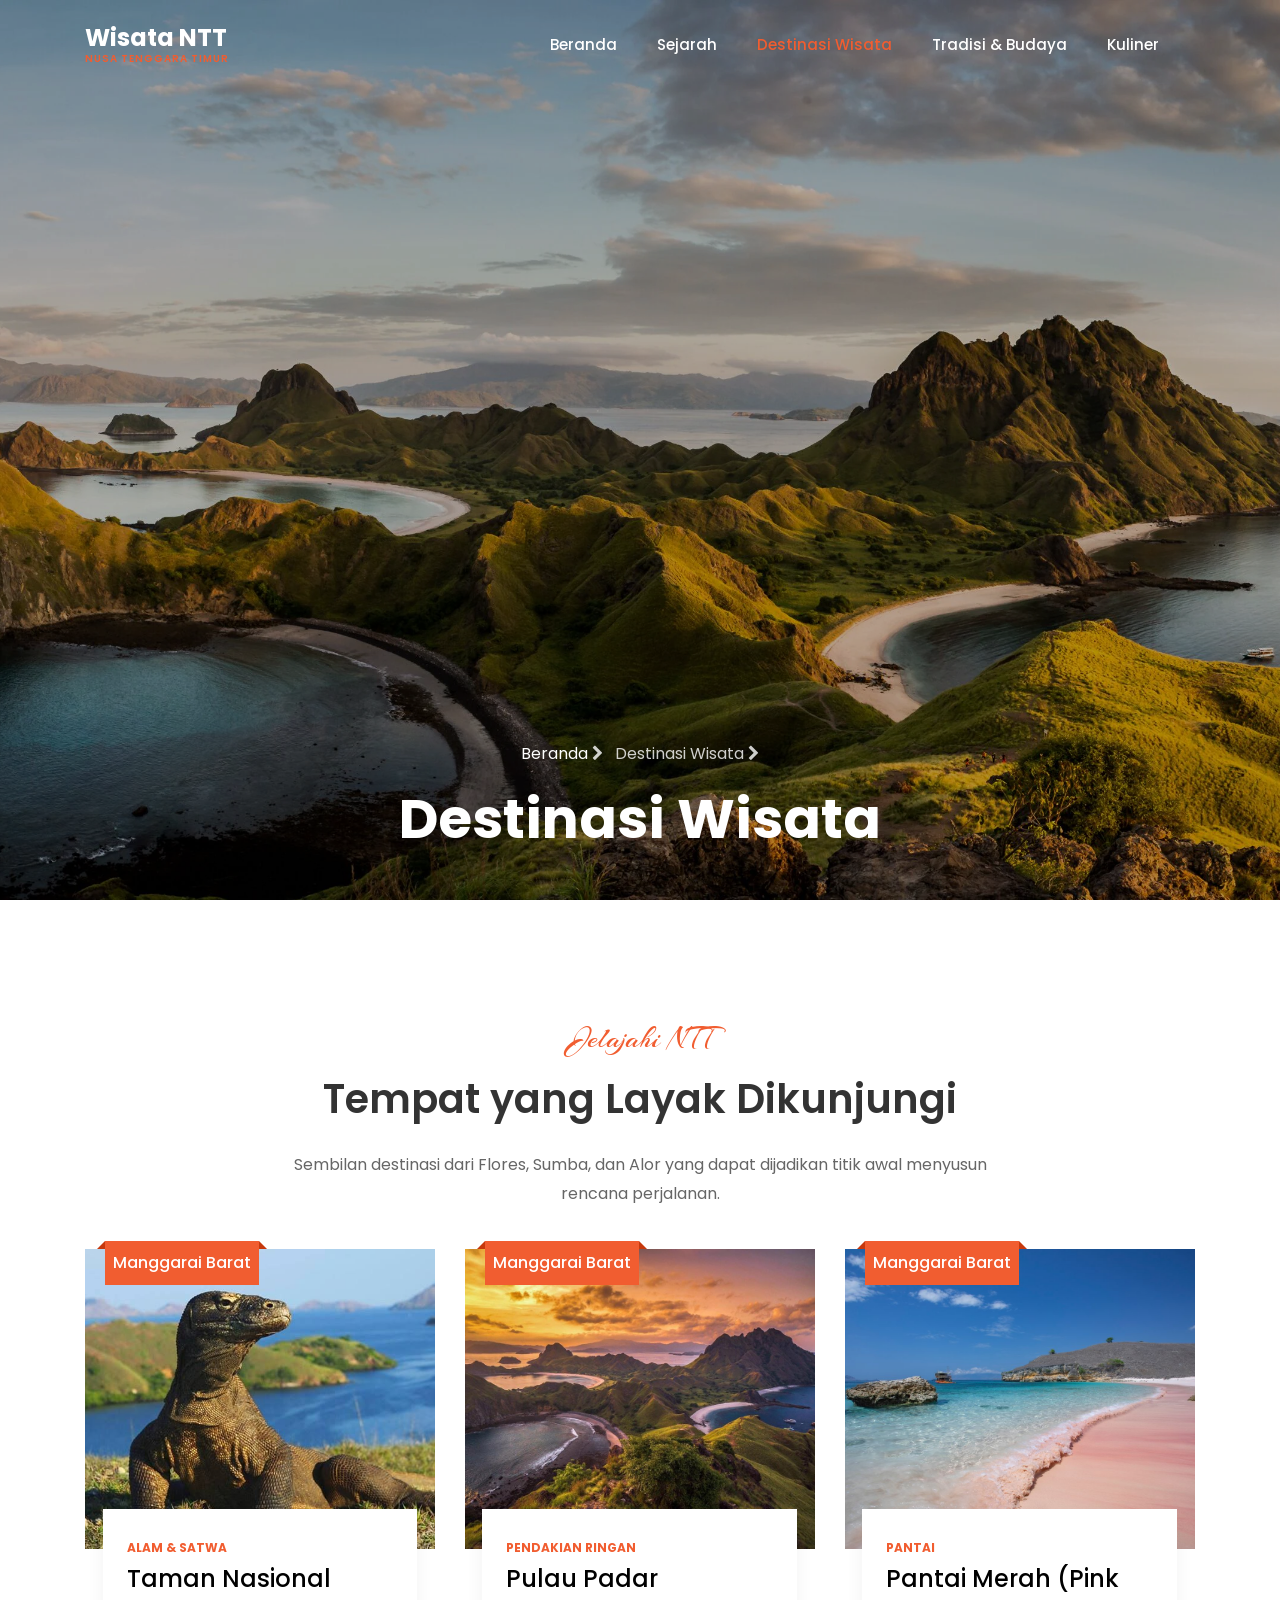
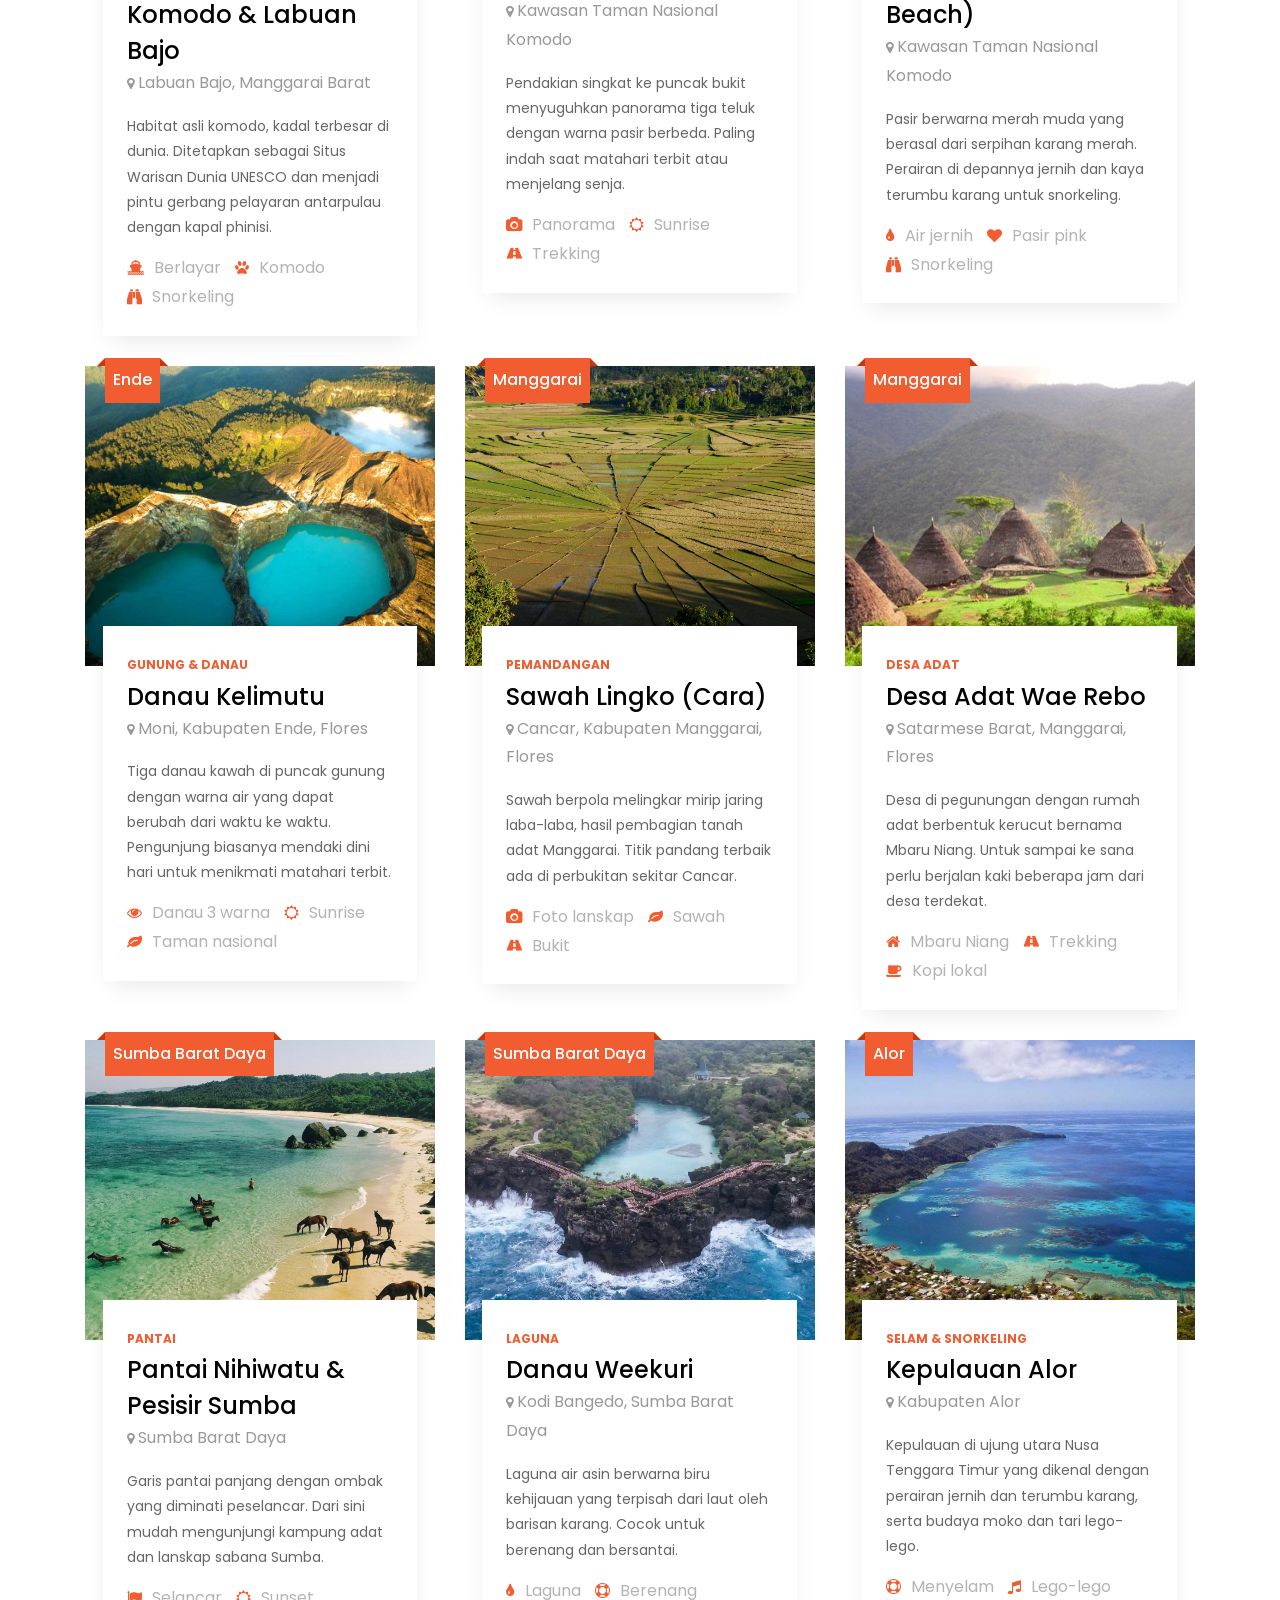
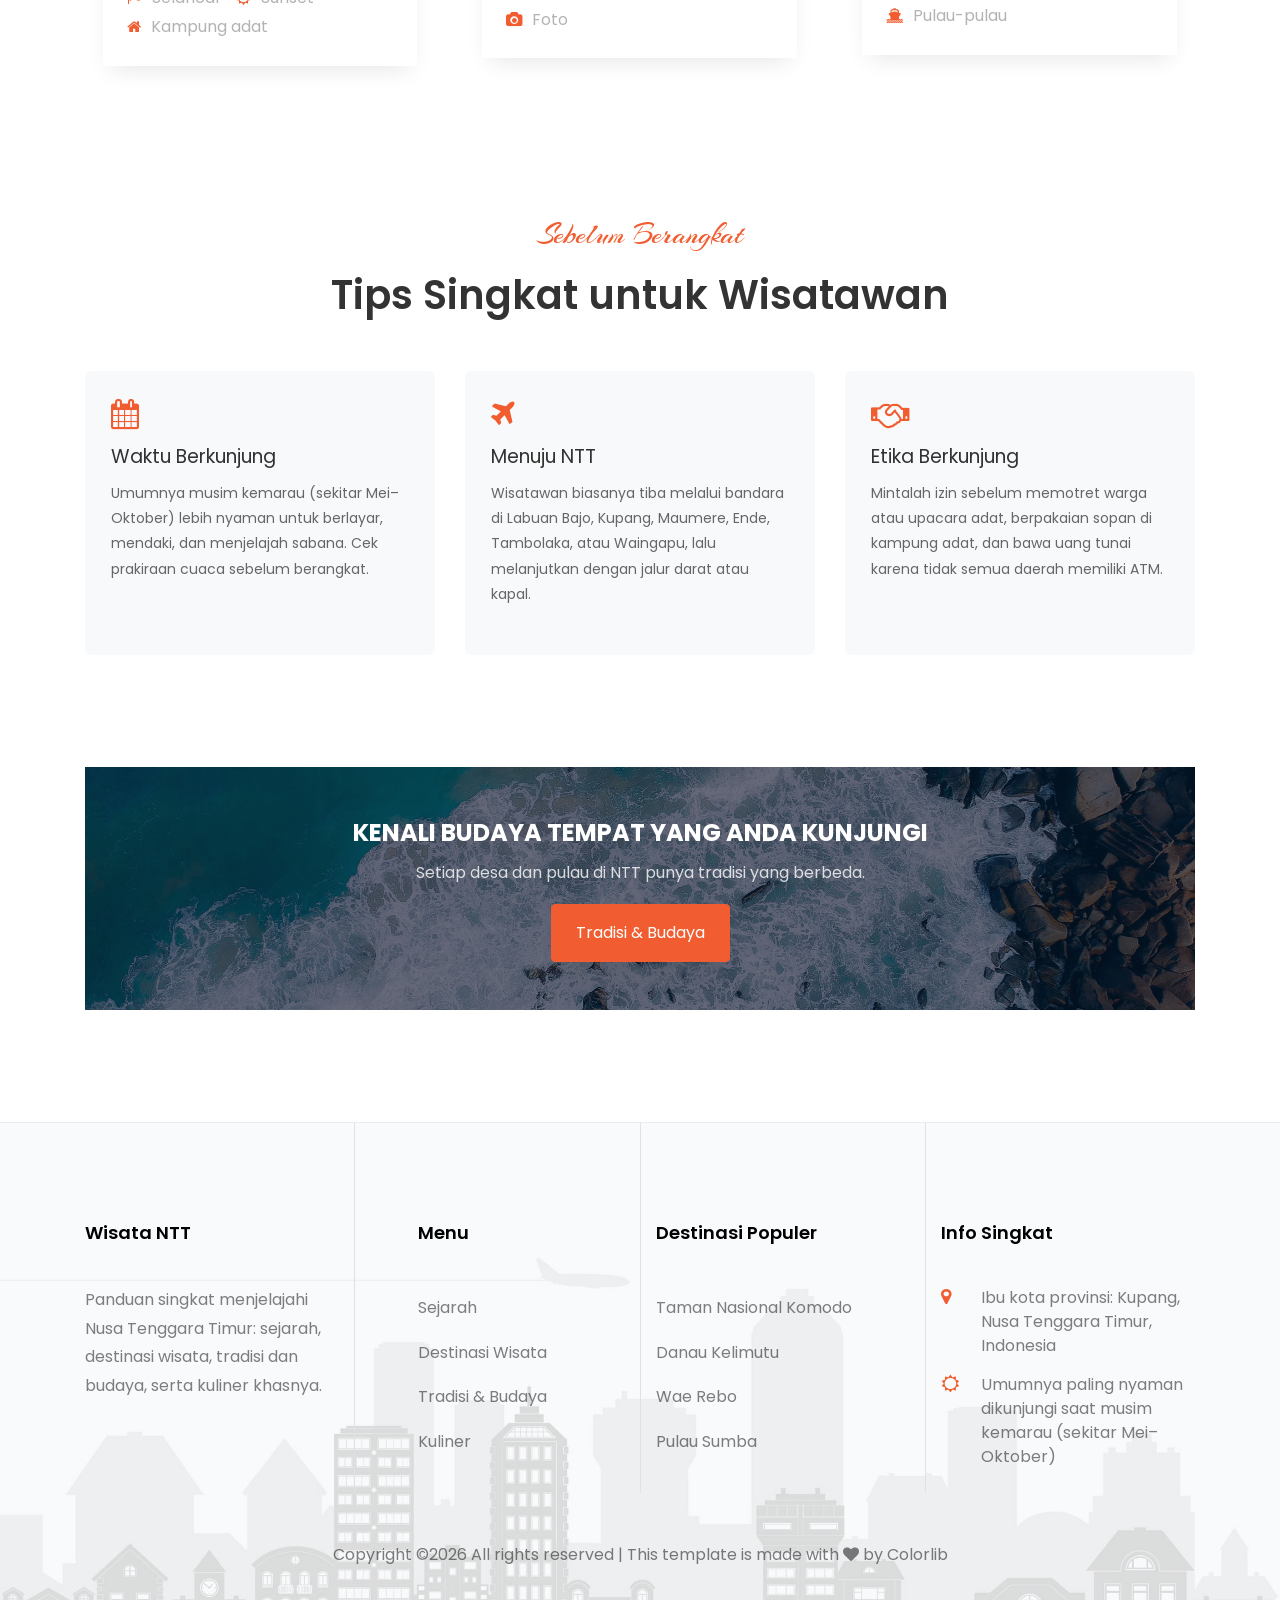
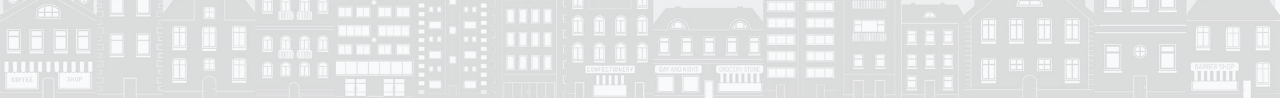
<file: destinasi.html>
<!DOCTYPE html>
<html lang="id">
<head>
	<title>Destinasi Wisata Nusa Tenggara Timur</title>
	<meta charset="utf-8">
	<meta name="viewport" content="width=device-width, initial-scale=1, shrink-to-fit=no">
	<meta name="description" content="Destinasi wisata unggulan Nusa Tenggara Timur: Taman Nasional Komodo, Kelimutu, Wae Rebo, Sumba, dan Alor.">

	<link href="https://fonts.googleapis.com/css?family=Poppins:300,400,500,600,700,800,900" rel="stylesheet">
	<link href="https://fonts.googleapis.com/css2?family=Arizonia&display=swap" rel="stylesheet">
	<link rel="stylesheet" href="https://cdnjs.cloudflare.com/ajax/libs/font-awesome/4.7.0/css/font-awesome.min.css">

	<link rel="stylesheet" href="css/animate.css">
	<link rel="stylesheet" href="css/owl.carousel.min.css">
	<link rel="stylesheet" href="css/owl.theme.default.min.css">
	<link rel="stylesheet" href="css/magnific-popup.css">
	<link rel="stylesheet" href="css/flaticon.css">
	<link rel="stylesheet" href="css/style.css">
	<link rel="stylesheet" href="css/ntt.css">
</head>
<body>
	<nav class="navbar navbar-expand-lg navbar-dark ftco_navbar bg-dark ftco-navbar-light" id="ftco-navbar">
		<div class="container">
			<a class="navbar-brand" href="index.html">Wisata NTT<span>Nusa Tenggara Timur</span></a>
			<button class="navbar-toggler" type="button" data-toggle="collapse" data-target="#ftco-nav" aria-controls="ftco-nav" aria-expanded="false" aria-label="Buka menu">
				<span class="oi oi-menu"></span> Menu
			</button>
			<div class="collapse navbar-collapse" id="ftco-nav">
				<ul class="navbar-nav ml-auto">
					<li class="nav-item"><a href="index.html" class="nav-link">Beranda</a></li>
					<li class="nav-item"><a href="sejarah.html" class="nav-link">Sejarah</a></li>
					<li class="nav-item active"><a href="destinasi.html" class="nav-link">Destinasi Wisata</a></li>
					<li class="nav-item"><a href="budaya.html" class="nav-link">Tradisi &amp; Budaya</a></li>
					<li class="nav-item"><a href="kuliner.html" class="nav-link">Kuliner</a></li>
				</ul>
			</div>
		</div>
	</nav>

	<section class="hero-wrap hero-wrap-2 js-fullheight" style="background-image: url('images/ntt.1.webp');">
		<div class="overlay"></div>
		<div class="container">
			<div class="row no-gutters slider-text js-fullheight align-items-end justify-content-center">
				<div class="col-md-9 ftco-animate pb-5 text-center">
					<p class="breadcrumbs"><span class="mr-2"><a href="index.html">Beranda <i class="fa fa-chevron-right"></i></a></span> <span>Destinasi Wisata <i class="fa fa-chevron-right"></i></span></p>
					<h1 class="mb-0 bread">Destinasi Wisata</h1>
				</div>
			</div>
		</div>
	</section>

	<section class="ftco-section ftco-no-pb">
		<div class="container">
				<div class="row justify-content-center pb-4">
					<div class="col-md-8 heading-section text-center ftco-animate">
						<span class="subheading">Jelajahi NTT</span>
						<h2 class="mb-4">Tempat yang Layak Dikunjungi</h2>
						<p class="mt-3">Sembilan destinasi dari Flores, Sumba, dan Alor yang dapat dijadikan titik awal menyusun rencana perjalanan.</p>
					</div>
				</div>
			<div class="row">
					<div class="col-md-4 ftco-animate" id="komodo">
						<div class="project-wrap">
							<a href="#" class="img" style="background-image: url(images/komodo.jpg);">
								<span class="price">Manggarai Barat</span>
							</a>
							<div class="text p-4">
								<span class="days">Alam &amp; Satwa</span>
								<h3><a href="#">Taman Nasional Komodo &amp; Labuan Bajo</a></h3>
								<p class="location"><span class="fa fa-map-marker"></span> Labuan Bajo, Manggarai Barat</p>
								<p class="ntt-desc">Habitat asli komodo, kadal terbesar di dunia. Ditetapkan sebagai Situs Warisan Dunia UNESCO dan menjadi pintu gerbang pelayaran antarpulau dengan kapal phinisi.</p>
								<ul>
									<li><span class="fa fa-ship"></span> Berlayar</li>
									<li><span class="fa fa-paw"></span> Komodo</li>
									<li><span class="fa fa-binoculars"></span> Snorkeling</li>
								</ul>
							</div>
						</div>
					</div>
					<div class="col-md-4 ftco-animate" id="padar">
						<div class="project-wrap">
							<a href="#" class="img" style="background-image: url(images/pulau\ padar.jpg);">
								<span class="price">Manggarai Barat</span>
							</a>
							<div class="text p-4">
								<span class="days">Pendakian Ringan</span>
								<h3><a href="#">Pulau Padar</a></h3>
								<p class="location"><span class="fa fa-map-marker"></span> Kawasan Taman Nasional Komodo</p>
								<p class="ntt-desc">Pendakian singkat ke puncak bukit menyuguhkan panorama tiga teluk dengan warna pasir berbeda. Paling indah saat matahari terbit atau menjelang senja.</p>
								<ul>
									<li><span class="fa fa-camera"></span> Panorama</li>
									<li><span class="fa fa-sun-o"></span> Sunrise</li>
									<li><span class="fa fa-road"></span> Trekking</li>
								</ul>
							</div>
						</div>
					</div>
					<div class="col-md-4 ftco-animate" id="pink">
						<div class="project-wrap">
							<a href="#" class="img" style="background-image: url(images/pantai\ pink.jpg);">
								<span class="price">Manggarai Barat</span>
							</a>
							<div class="text p-4">
								<span class="days">Pantai</span>
								<h3><a href="#">Pantai Merah (Pink Beach)</a></h3>
								<p class="location"><span class="fa fa-map-marker"></span> Kawasan Taman Nasional Komodo</p>
								<p class="ntt-desc">Pasir berwarna merah muda yang berasal dari serpihan karang merah. Perairan di depannya jernih dan kaya terumbu karang untuk snorkeling.</p>
								<ul>
									<li><span class="fa fa-tint"></span> Air jernih</li>
									<li><span class="fa fa-heart"></span> Pasir pink</li>
									<li><span class="fa fa-binoculars"></span> Snorkeling</li>
								</ul>
							</div>
						</div>
					</div>
					<div class="col-md-4 ftco-animate" id="kelimutu">
						<div class="project-wrap">
							<a href="#" class="img" style="background-image: url(images/danau_kelimutu.jpg);">
								<span class="price">Ende</span>
							</a>
							<div class="text p-4">
								<span class="days">Gunung &amp; Danau</span>
								<h3><a href="#">Danau Kelimutu</a></h3>
								<p class="location"><span class="fa fa-map-marker"></span> Moni, Kabupaten Ende, Flores</p>
								<p class="ntt-desc">Tiga danau kawah di puncak gunung dengan warna air yang dapat berubah dari waktu ke waktu. Pengunjung biasanya mendaki dini hari untuk menikmati matahari terbit.</p>
								<ul>
									<li><span class="fa fa-eye"></span> Danau 3 warna</li>
									<li><span class="fa fa-sun-o"></span> Sunrise</li>
									<li><span class="fa fa-leaf"></span> Taman nasional</li>
								</ul>
							</div>
						</div>
					</div>
					<div class="col-md-4 ftco-animate" id="lingko">
						<div class="project-wrap">
							<a href="#" class="img" style="background-image: url(images/sawah_lingko.jpg);">
								<span class="price">Manggarai</span>
							</a>
							<div class="text p-4">
								<span class="days">Pemandangan</span>
								<h3><a href="#">Sawah Lingko (Cara)</a></h3>
								<p class="location"><span class="fa fa-map-marker"></span> Cancar, Kabupaten Manggarai, Flores</p>
								<p class="ntt-desc">Sawah berpola melingkar mirip jaring laba-laba, hasil pembagian tanah adat Manggarai. Titik pandang terbaik ada di perbukitan sekitar Cancar.</p>
								<ul>
									<li><span class="fa fa-camera"></span> Foto lanskap</li>
									<li><span class="fa fa-leaf"></span> Sawah</li>
									<li><span class="fa fa-road"></span> Bukit</li>
								</ul>
							</div>
						</div>
					</div>
					<div class="col-md-4 ftco-animate" id="waerebo">
						<div class="project-wrap">
							<a href="#" class="img" style="background-image: url(images/desa\ waerebo.jpg);">
								<span class="price">Manggarai</span>
							</a>
							<div class="text p-4">
								<span class="days">Desa Adat</span>
								<h3><a href="#">Desa Adat Wae Rebo</a></h3>
								<p class="location"><span class="fa fa-map-marker"></span> Satarmese Barat, Manggarai, Flores</p>
								<p class="ntt-desc">Desa di pegunungan dengan rumah adat berbentuk kerucut bernama Mbaru Niang. Untuk sampai ke sana perlu berjalan kaki beberapa jam dari desa terdekat.</p>
								<ul>
									<li><span class="fa fa-home"></span> Mbaru Niang</li>
									<li><span class="fa fa-road"></span> Trekking</li>
									<li><span class="fa fa-coffee"></span> Kopi lokal</li>
								</ul>
							</div>
						</div>
					</div>
					<div class="col-md-4 ftco-animate" id="sumba">
						<div class="project-wrap">
							<a href="#" class="img" style="background-image: url(images/pantai_nihiwatu.jpg);">
								<span class="price">Sumba Barat Daya</span>
							</a>
							<div class="text p-4">
								<span class="days">Pantai</span>
								<h3><a href="#">Pantai Nihiwatu &amp; Pesisir Sumba</a></h3>
								<p class="location"><span class="fa fa-map-marker"></span> Sumba Barat Daya</p>
								<p class="ntt-desc">Garis pantai panjang dengan ombak yang diminati peselancar. Dari sini mudah mengunjungi kampung adat dan lanskap sabana Sumba.</p>
								<ul>
									<li><span class="fa fa-flag"></span> Selancar</li>
									<li><span class="fa fa-sun-o"></span> Sunset</li>
									<li><span class="fa fa-home"></span> Kampung adat</li>
								</ul>
							</div>
						</div>
					</div>
					<div class="col-md-4 ftco-animate" id="weekuri">
						<div class="project-wrap">
							<a href="#" class="img" style="background-image: url(images/danau_weekuri.webp);">
								<span class="price">Sumba Barat Daya</span>
							</a>
							<div class="text p-4">
								<span class="days">Laguna</span>
								<h3><a href="#">Danau Weekuri</a></h3>
								<p class="location"><span class="fa fa-map-marker"></span> Kodi Bangedo, Sumba Barat Daya</p>
								<p class="ntt-desc">Laguna air asin berwarna biru kehijauan yang terpisah dari laut oleh barisan karang. Cocok untuk berenang dan bersantai.</p>
								<ul>
									<li><span class="fa fa-tint"></span> Laguna</li>
									<li><span class="fa fa-life-ring"></span> Berenang</li>
									<li><span class="fa fa-camera"></span> Foto</li>
								</ul>
							</div>
						</div>
					</div>
					<div class="col-md-4 ftco-animate" id="alor">
						<div class="project-wrap">
							<a href="#" class="img" style="background-image: url(images/alor.jpeg);">
								<span class="price">Alor</span>
							</a>
							<div class="text p-4">
								<span class="days">Selam &amp; Snorkeling</span>
								<h3><a href="#">Kepulauan Alor</a></h3>
								<p class="location"><span class="fa fa-map-marker"></span> Kabupaten Alor</p>
								<p class="ntt-desc">Kepulauan di ujung utara Nusa Tenggara Timur yang dikenal dengan perairan jernih dan terumbu karang, serta budaya moko dan tari lego-lego.</p>
								<ul>
									<li><span class="fa fa-life-ring"></span> Menyelam</li>
									<li><span class="fa fa-music"></span> Lego-lego</li>
									<li><span class="fa fa-ship"></span> Pulau-pulau</li>
								</ul>
							</div>
						</div>
					</div>
			</div>
		</div>
	</section>

	<section class="ftco-section">
		<div class="container">
				<div class="row justify-content-center pb-4">
					<div class="col-md-8 heading-section text-center ftco-animate">
						<span class="subheading">Sebelum Berangkat</span>
						<h2 class="mb-4">Tips Singkat untuk Wisatawan</h2>
						
					</div>
				</div>
			<div class="row">
				<div class="col-md-4 ftco-animate">
					<div class="ntt-tip">
						<span class="fa fa-calendar"></span>
						<h3>Waktu Berkunjung</h3>
						<p>Umumnya musim kemarau (sekitar Mei–Oktober) lebih nyaman untuk berlayar, mendaki, dan menjelajah sabana. Cek prakiraan cuaca sebelum berangkat.</p>
					</div>
				</div>

				<div class="col-md-4 ftco-animate">
					<div class="ntt-tip">
						<span class="fa fa-plane"></span>
						<h3>Menuju NTT</h3>
						<p>Wisatawan biasanya tiba melalui bandara di Labuan Bajo, Kupang, Maumere, Ende, Tambolaka, atau Waingapu, lalu melanjutkan dengan jalur darat atau kapal.</p>
					</div>
				</div>

				<div class="col-md-4 ftco-animate">
					<div class="ntt-tip">
						<span class="fa fa-handshake-o"></span>
						<h3>Etika Berkunjung</h3>
						<p>Mintalah izin sebelum memotret warga atau upacara adat, berpakaian sopan di kampung adat, dan bawa uang tunai karena tidak semua daerah memiliki ATM.</p>
					</div>
				</div>
			</div>
		</div>
	</section>

	<section class="ftco-intro ftco-section ftco-no-pt">
		<div class="container">
			<div class="row justify-content-center">
				<div class="col-md-12 text-center">
					<div class="img" style="background-image: url(images/bg_2.jpg);">
						<div class="overlay"></div>
						<h2>Kenali Budaya Tempat yang Anda Kunjungi</h2>
						<p>Setiap desa dan pulau di NTT punya tradisi yang berbeda.</p>
						<p class="mb-0"><a href="budaya.html" class="btn btn-primary px-4 py-3">Tradisi &amp; Budaya</a></p>
					</div>
				</div>
			</div>
		</div>
	</section>

	<footer class="ftco-footer bg-bottom ftco-no-pt" style="background-image: url(images/bg_3.jpg);">
		<div class="container">
			<div class="row mb-5">
				<div class="col-md pt-5">
					<div class="ftco-footer-widget pt-md-5 mb-4">
						<h2 class="ftco-heading-2">Wisata NTT</h2>
						<p>Panduan singkat menjelajahi Nusa Tenggara Timur: sejarah, destinasi wisata, tradisi dan budaya, serta kuliner khasnya.</p>
					</div>
				</div>
				<div class="col-md pt-5 border-left">
					<div class="ftco-footer-widget pt-md-5 mb-4 ml-md-5">
						<h2 class="ftco-heading-2">Menu</h2>
						<ul class="list-unstyled">
							<li><a href="sejarah.html" class="py-2 d-block">Sejarah</a></li>
							<li><a href="destinasi.html" class="py-2 d-block">Destinasi Wisata</a></li>
							<li><a href="budaya.html" class="py-2 d-block">Tradisi &amp; Budaya</a></li>
							<li><a href="kuliner.html" class="py-2 d-block">Kuliner</a></li>
						</ul>
					</div>
				</div>
				<div class="col-md pt-5 border-left">
					<div class="ftco-footer-widget pt-md-5 mb-4">
						<h2 class="ftco-heading-2">Destinasi Populer</h2>
						<ul class="list-unstyled">
							<li><a href="destinasi.html#komodo" class="py-2 d-block">Taman Nasional Komodo</a></li>
							<li><a href="destinasi.html#kelimutu" class="py-2 d-block">Danau Kelimutu</a></li>
							<li><a href="destinasi.html#waerebo" class="py-2 d-block">Wae Rebo</a></li>
							<li><a href="destinasi.html#sumba" class="py-2 d-block">Pulau Sumba</a></li>
						</ul>
					</div>
				</div>
				<div class="col-md pt-5 border-left">
					<div class="ftco-footer-widget pt-md-5 mb-4">
						<h2 class="ftco-heading-2">Info Singkat</h2>
						<div class="block-23 mb-3">
							<ul>
								<li><span class="icon fa fa-map-marker"></span><span class="text">Ibu kota provinsi: Kupang, Nusa Tenggara Timur, Indonesia</span></li>
								<li><span class="icon fa fa-sun-o"></span><span class="text">Umumnya paling nyaman dikunjungi saat musim kemarau (sekitar Mei–Oktober)</span></li>
							</ul>
						</div>
					</div>
				</div>
			</div>
			<div class="row">
				<div class="col-md-12 text-center">
					<p><!-- Link back to Colorlib can't be removed. Template is licensed under CC BY 3.0. -->
						Copyright &copy;<script>document.write(new Date().getFullYear());</script> All rights reserved | This template is made with <i class="fa fa-heart" aria-hidden="true"></i> by <a href="https://colorlib.com" target="_blank">Colorlib</a>
						<!-- Link back to Colorlib can't be removed. Template is licensed under CC BY 3.0. --></p>
				</div>
			</div>
		</div>
	</footer>

	<div id="ftco-loader" class="show fullscreen"><svg class="circular" width="48px" height="48px"><circle class="path-bg" cx="24" cy="24" r="22" fill="none" stroke-width="4" stroke="#eeeeee"/><circle class="path" cx="24" cy="24" r="22" fill="none" stroke-width="4" stroke-miterlimit="10" stroke="#F96D00"/></svg></div>

	<script src="js/jquery.min.js"></script>
	<script src="js/jquery-migrate-3.0.1.min.js"></script>
	<script src="js/popper.min.js"></script>
	<script src="js/bootstrap.min.js"></script>
	<script src="js/jquery.easing.1.3.js"></script>
	<script src="js/jquery.waypoints.min.js"></script>
	<script src="js/jquery.stellar.min.js"></script>
	<script src="js/owl.carousel.min.js"></script>
	<script src="js/jquery.magnific-popup.min.js"></script>
	<script src="js/jquery.animateNumber.min.js"></script>
	<script src="js/scrollax.min.js"></script>
	<script src="js/main.js"></script>
</body>
</html>
</file>
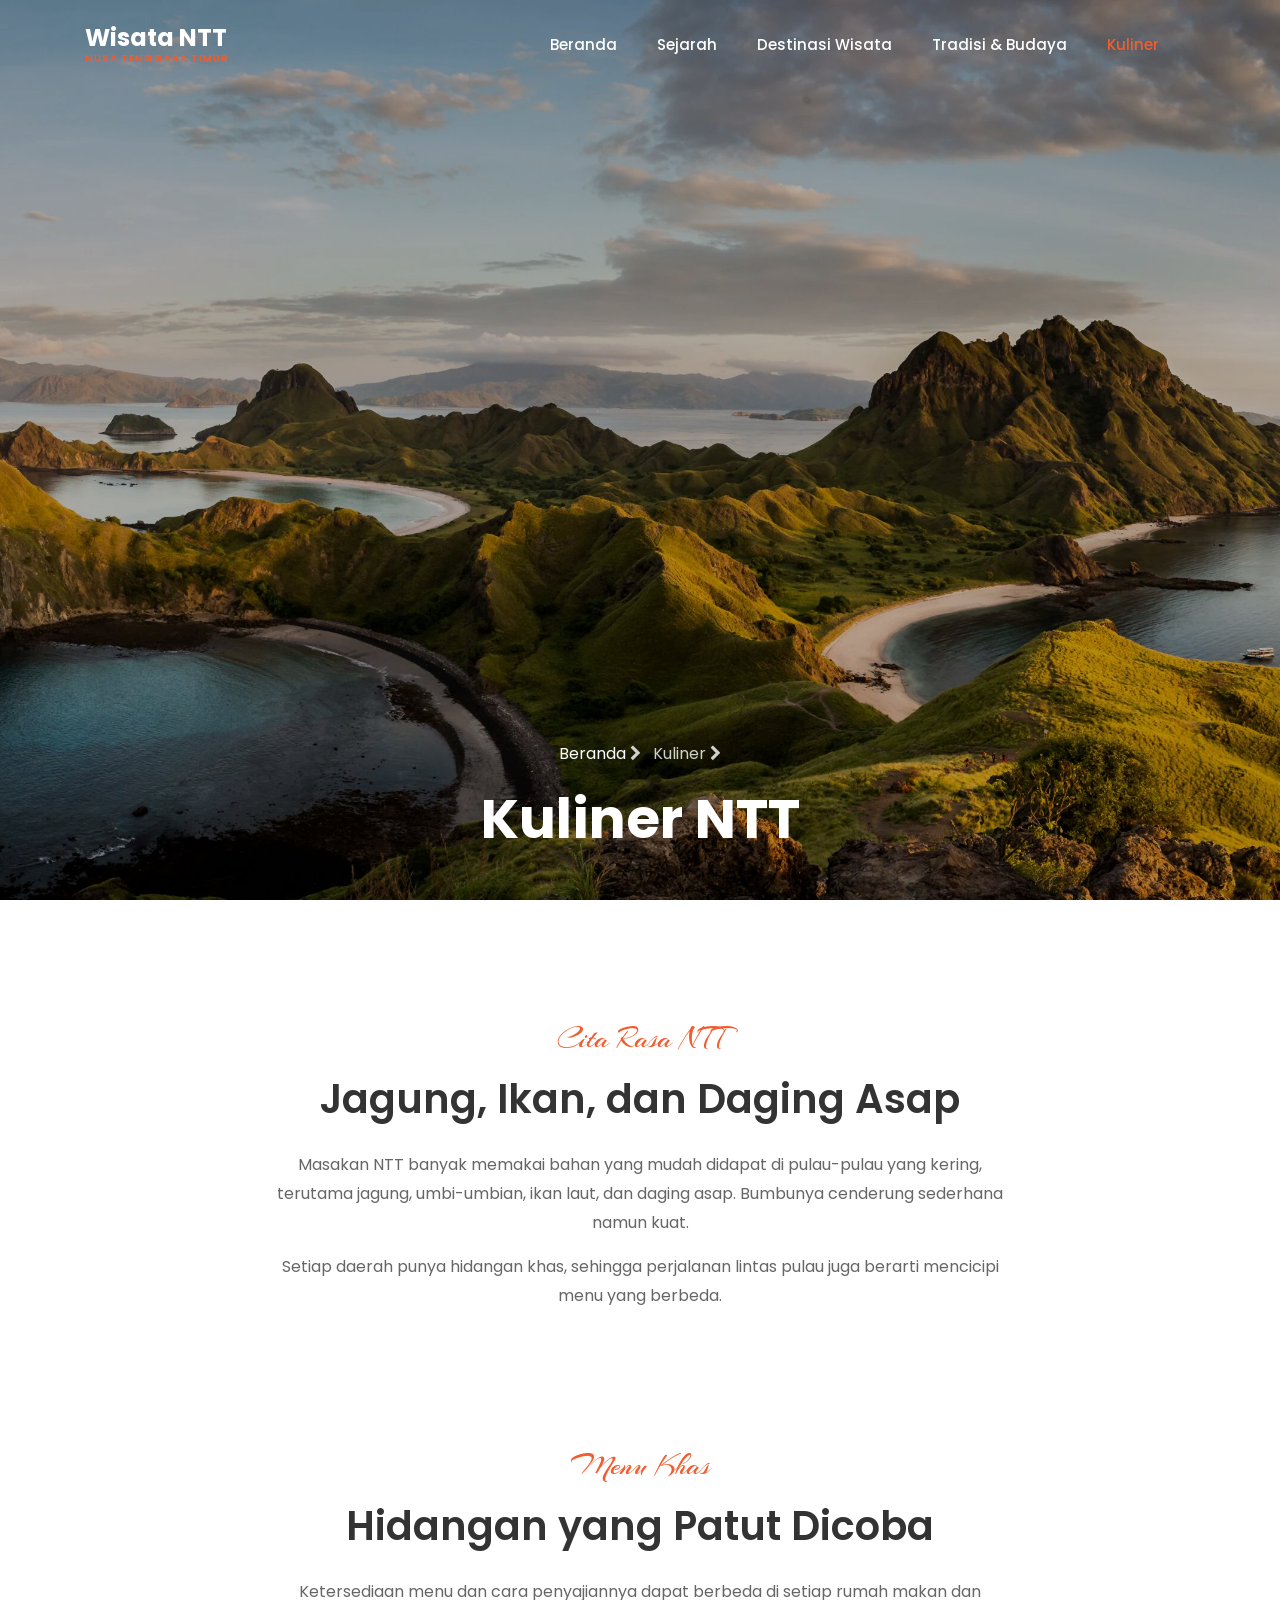
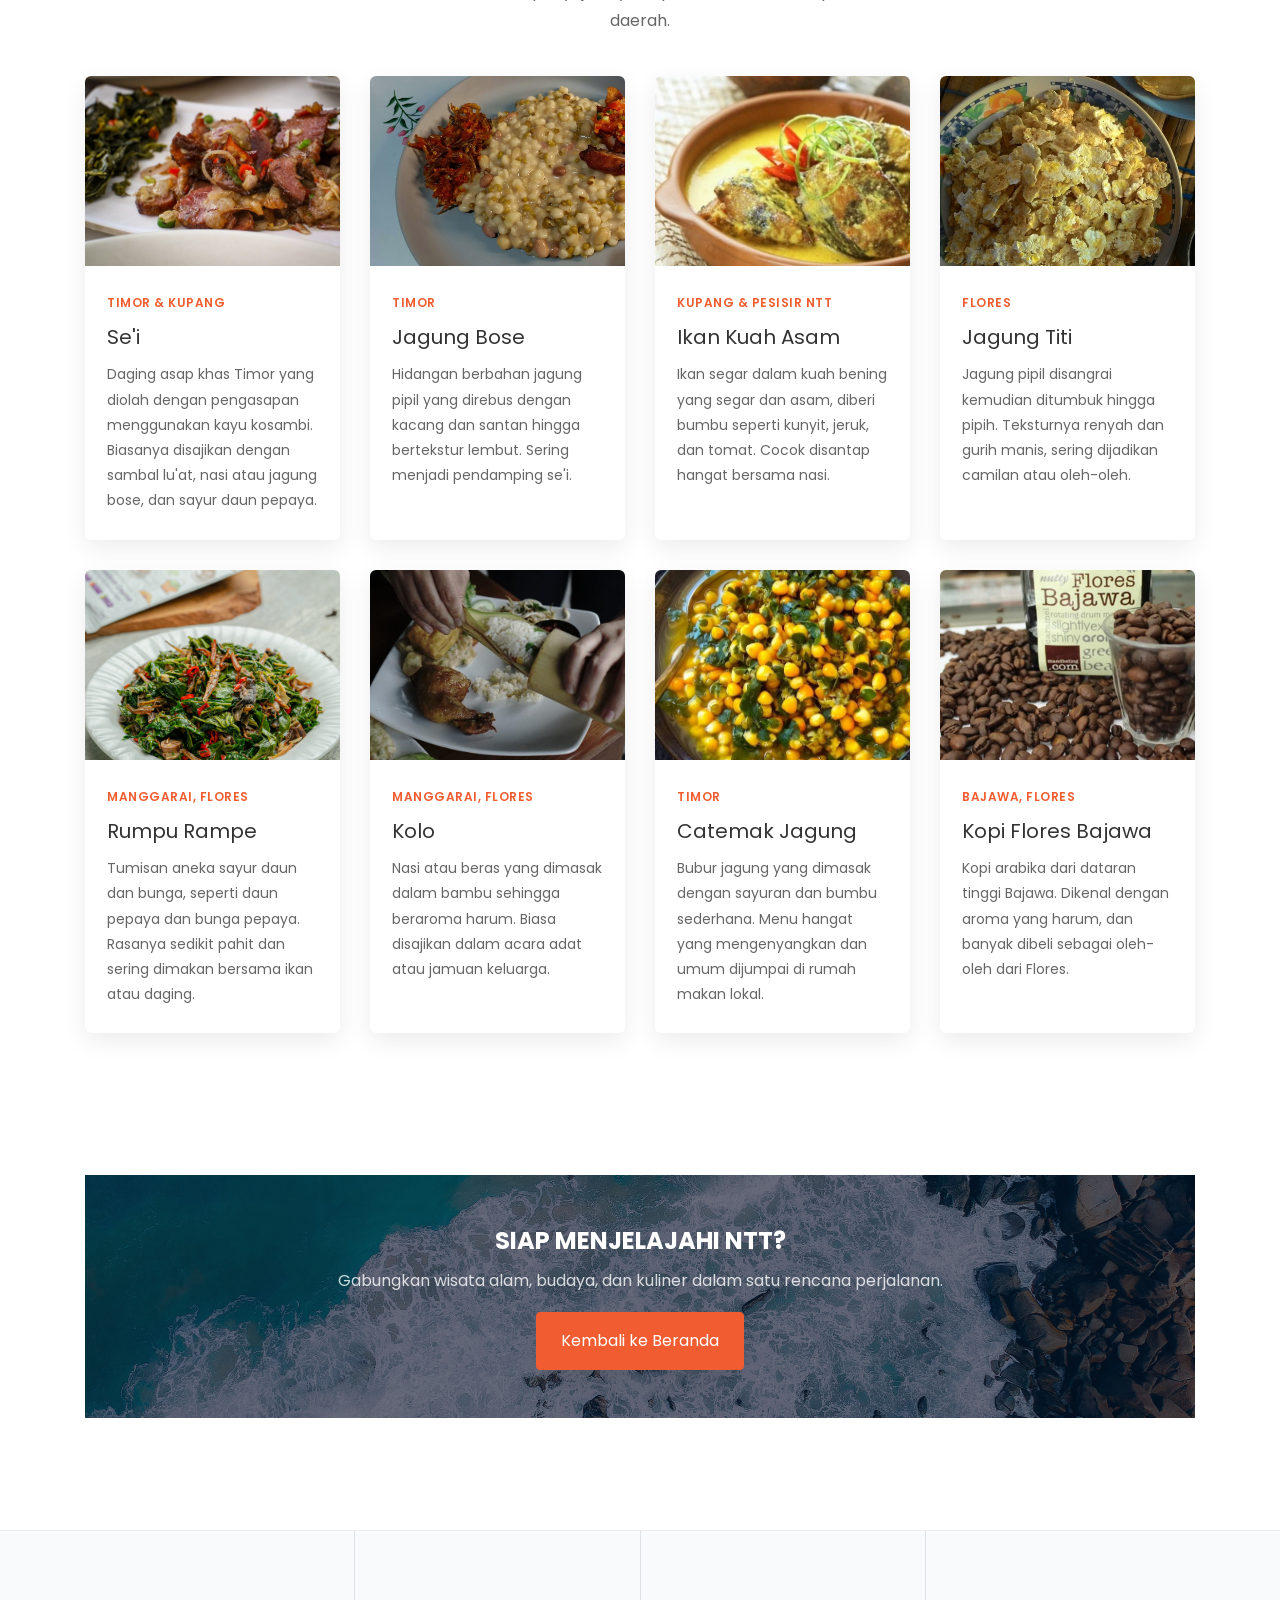
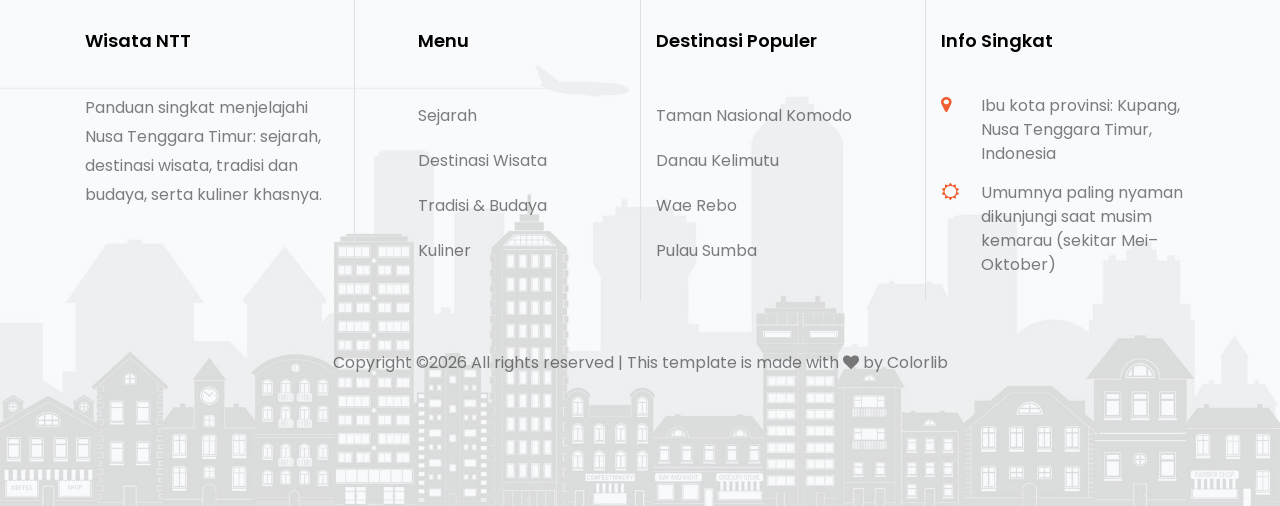
<file: kuliner.html>
<!DOCTYPE html>
<html lang="id">
<head>
	<title>Kuliner Khas Nusa Tenggara Timur</title>
	<meta charset="utf-8">
	<meta name="viewport" content="width=device-width, initial-scale=1, shrink-to-fit=no">
	<meta name="description" content="Kuliner khas Nusa Tenggara Timur: se'i, jagung bose, ikan kuah asam, jagung titi, dan kopi Flores Bajawa.">

	<link href="https://fonts.googleapis.com/css?family=Poppins:300,400,500,600,700,800,900" rel="stylesheet">
	<link href="https://fonts.googleapis.com/css2?family=Arizonia&display=swap" rel="stylesheet">
	<link rel="stylesheet" href="https://cdnjs.cloudflare.com/ajax/libs/font-awesome/4.7.0/css/font-awesome.min.css">

	<link rel="stylesheet" href="css/animate.css">
	<link rel="stylesheet" href="css/owl.carousel.min.css">
	<link rel="stylesheet" href="css/owl.theme.default.min.css">
	<link rel="stylesheet" href="css/magnific-popup.css">
	<link rel="stylesheet" href="css/flaticon.css">
	<link rel="stylesheet" href="css/style.css">
	<link rel="stylesheet" href="css/ntt.css">
</head>
<body>
	<nav class="navbar navbar-expand-lg navbar-dark ftco_navbar bg-dark ftco-navbar-light" id="ftco-navbar">
		<div class="container">
			<a class="navbar-brand" href="index.html">Wisata NTT<span>Nusa Tenggara Timur</span></a>
			<button class="navbar-toggler" type="button" data-toggle="collapse" data-target="#ftco-nav" aria-controls="ftco-nav" aria-expanded="false" aria-label="Buka menu">
				<span class="oi oi-menu"></span> Menu
			</button>
			<div class="collapse navbar-collapse" id="ftco-nav">
				<ul class="navbar-nav ml-auto">
					<li class="nav-item"><a href="index.html" class="nav-link">Beranda</a></li>
					<li class="nav-item"><a href="sejarah.html" class="nav-link">Sejarah</a></li>
					<li class="nav-item"><a href="destinasi.html" class="nav-link">Destinasi Wisata</a></li>
					<li class="nav-item"><a href="budaya.html" class="nav-link">Tradisi &amp; Budaya</a></li>
					<li class="nav-item active"><a href="kuliner.html" class="nav-link">Kuliner</a></li>
				</ul>
			</div>
		</div>
	</nav>

	<section class="hero-wrap hero-wrap-2 js-fullheight" style="background-image: url('images/ntt.1.webp');">
		<div class="overlay"></div>
		<div class="container">
			<div class="row no-gutters slider-text js-fullheight align-items-end justify-content-center">
				<div class="col-md-9 ftco-animate pb-5 text-center">
					<p class="breadcrumbs"><span class="mr-2"><a href="index.html">Beranda <i class="fa fa-chevron-right"></i></a></span> <span>Kuliner <i class="fa fa-chevron-right"></i></span></p>
					<h1 class="mb-0 bread">Kuliner NTT</h1>
				</div>
			</div>
		</div>
	</section>

		<section class="ftco-section">
		<div class="container">
			<div class="row justify-content-center">
				<div class="col-md-8 heading-section text-center ftco-animate">
					<span class="subheading">Cita Rasa NTT</span>
					<h2 class="mb-4">Jagung, Ikan, dan Daging Asap</h2>
					<p>Masakan NTT banyak memakai bahan yang mudah didapat di pulau-pulau yang kering, terutama jagung, umbi-umbian, ikan laut, dan daging asap. Bumbunya cenderung sederhana namun kuat.</p>
					<p>Setiap daerah punya hidangan khas, sehingga perjalanan lintas pulau juga berarti mencicipi menu yang berbeda.</p>
				</div>
			</div>
		</div>
	</section>

	<section class="ftco-section ftco-no-pt">
		<div class="container">
				<div class="row justify-content-center pb-4">
					<div class="col-md-8 heading-section text-center ftco-animate">
						<span class="subheading">Menu Khas</span>
						<h2 class="mb-4">Hidangan yang Patut Dicoba</h2>
						<p class="mt-3">Ketersediaan menu dan cara penyajiannya dapat berbeda di setiap rumah makan dan daerah.</p>
					</div>
				</div>
			<div class="row">
				<div class="col-md-6 col-lg-3 d-flex ftco-animate">
					<div class="ntt-card c1">
						<div class="ntt-card-top ntt-has-img" style="background-image: url(images/sei\ daging\ asap.jpg);" role="img" aria-label="Se'i daging asap khas Timor"></div>
						<div class="ntt-card-body">
							<span class="ntt-tag">Timor &amp; Kupang</span>
							<h3>Se'i</h3>
							<p>Daging asap khas Timor yang diolah dengan pengasapan menggunakan kayu kosambi. Biasanya disajikan dengan sambal lu'at, nasi atau jagung bose, dan sayur daun pepaya.</p>
						</div>
					</div>
				</div>

				<div class="col-md-6 col-lg-3 d-flex ftco-animate">
					<div class="ntt-card c2">
						<div class="ntt-card-top ntt-has-img" style="background-image: url(images/jagung\ bose.jpg);" role="img" aria-label="Jagung bose"></div>
						<div class="ntt-card-body">
							<span class="ntt-tag">Timor</span>
							<h3>Jagung Bose</h3>
							<p>Hidangan berbahan jagung pipil yang direbus dengan kacang dan santan hingga bertekstur lembut. Sering menjadi pendamping se'i.</p>
						</div>
					</div>
				</div>

				<div class="col-md-6 col-lg-3 d-flex ftco-animate">
					<div class="ntt-card c3">
						<div class="ntt-card-top ntt-has-img" style="background-image: url(images/ikan\ kuah\ asam.jpg);" role="img" aria-label="Ikan kuah asam"></div>
						<div class="ntt-card-body">
							<span class="ntt-tag">Kupang &amp; pesisir NTT</span>
							<h3>Ikan Kuah Asam</h3>
							<p>Ikan segar dalam kuah bening yang segar dan asam, diberi bumbu seperti kunyit, jeruk, dan tomat. Cocok disantap hangat bersama nasi.</p>
						</div>
					</div>
				</div>

				<div class="col-md-6 col-lg-3 d-flex ftco-animate">
					<div class="ntt-card c4">
						<div class="ntt-card-top ntt-has-img" style="background-image: url(images/jagungtiti.webp);" role="img" aria-label="Jagung titi khas Flores"></div>
						<div class="ntt-card-body">
							<span class="ntt-tag">Flores</span>
							<h3>Jagung Titi</h3>
							<p>Jagung pipil disangrai kemudian ditumbuk hingga pipih. Teksturnya renyah dan gurih manis, sering dijadikan camilan atau oleh-oleh.</p>
						</div>
					</div>
				</div>

				<div class="col-md-6 col-lg-3 d-flex ftco-animate">
					<div class="ntt-card c1">
						<div class="ntt-card-top ntt-has-img" style="background-image: url(images/rumpu\ rampe.jpg);" role="img" aria-label="Rumpu rampe"></div>
						<div class="ntt-card-body">
							<span class="ntt-tag">Manggarai, Flores</span>
							<h3>Rumpu Rampe</h3>
							<p>Tumisan aneka sayur daun dan bunga, seperti daun pepaya dan bunga pepaya. Rasanya sedikit pahit dan sering dimakan bersama ikan atau daging.</p>
						</div>
					</div>
				</div>

				<div class="col-md-6 col-lg-3 d-flex ftco-animate">
					<div class="ntt-card c2">
						<div class="ntt-card-top ntt-has-img" style="background-image: url(images/nasi\ kolo.jpg);" role="img" aria-label="Kolo, nasi bambu Manggarai"></div>
						<div class="ntt-card-body">
							<span class="ntt-tag">Manggarai, Flores</span>
							<h3>Kolo</h3>
							<p>Nasi atau beras yang dimasak dalam bambu sehingga beraroma harum. Biasa disajikan dalam acara adat atau jamuan keluarga.</p>
						</div>
					</div>
				</div>

				<div class="col-md-6 col-lg-3 d-flex ftco-animate">
					<div class="ntt-card c3">
						<div class="ntt-card-top ntt-has-img" style="background-image: url(images/catemak\ jagung.webp);" role="img" aria-label="Catemak jagung"></div>
						<div class="ntt-card-body">
							<span class="ntt-tag">Timor</span>
							<h3>Catemak Jagung</h3>
							<p>Bubur jagung yang dimasak dengan sayuran dan bumbu sederhana. Menu hangat yang mengenyangkan dan umum dijumpai di rumah makan lokal.</p>
						</div>
					</div>
				</div>

				<div class="col-md-6 col-lg-3 d-flex ftco-animate">
					<div class="ntt-card c4">
						<div class="ntt-card-top ntt-has-img" style="background-image: url(images/kopi_bajawa.webp);" role="img" aria-label="Kopi Flores Bajawa"></div>
						<div class="ntt-card-body">
							<span class="ntt-tag">Bajawa, Flores</span>
							<h3>Kopi Flores Bajawa</h3>
							<p>Kopi arabika dari dataran tinggi Bajawa. Dikenal dengan aroma yang harum, dan banyak dibeli sebagai oleh-oleh dari Flores.</p>
						</div>
					</div>
				</div>
			</div>
		</div>
	</section>

	<section class="ftco-intro ftco-section ftco-no-pt">
		<div class="container">
			<div class="row justify-content-center">
				<div class="col-md-12 text-center">
					<div class="img" style="background-image: url(images/bg_2.jpg);">
						<div class="overlay"></div>
						<h2>Siap Menjelajahi NTT?</h2>
						<p>Gabungkan wisata alam, budaya, dan kuliner dalam satu rencana perjalanan.</p>
						<p class="mb-0"><a href="index.html" class="btn btn-primary px-4 py-3">Kembali ke Beranda</a></p>
					</div>
				</div>
			</div>
		</div>
	</section>

	<footer class="ftco-footer bg-bottom ftco-no-pt" style="background-image: url(images/bg_3.jpg);">
		<div class="container">
			<div class="row mb-5">
				<div class="col-md pt-5">
					<div class="ftco-footer-widget pt-md-5 mb-4">
						<h2 class="ftco-heading-2">Wisata NTT</h2>
						<p>Panduan singkat menjelajahi Nusa Tenggara Timur: sejarah, destinasi wisata, tradisi dan budaya, serta kuliner khasnya.</p>
					</div>
				</div>
				<div class="col-md pt-5 border-left">
					<div class="ftco-footer-widget pt-md-5 mb-4 ml-md-5">
						<h2 class="ftco-heading-2">Menu</h2>
						<ul class="list-unstyled">
							<li><a href="sejarah.html" class="py-2 d-block">Sejarah</a></li>
							<li><a href="destinasi.html" class="py-2 d-block">Destinasi Wisata</a></li>
							<li><a href="budaya.html" class="py-2 d-block">Tradisi &amp; Budaya</a></li>
							<li><a href="kuliner.html" class="py-2 d-block">Kuliner</a></li>
						</ul>
					</div>
				</div>
				<div class="col-md pt-5 border-left">
					<div class="ftco-footer-widget pt-md-5 mb-4">
						<h2 class="ftco-heading-2">Destinasi Populer</h2>
						<ul class="list-unstyled">
							<li><a href="destinasi.html#komodo" class="py-2 d-block">Taman Nasional Komodo</a></li>
							<li><a href="destinasi.html#kelimutu" class="py-2 d-block">Danau Kelimutu</a></li>
							<li><a href="destinasi.html#waerebo" class="py-2 d-block">Wae Rebo</a></li>
							<li><a href="destinasi.html#sumba" class="py-2 d-block">Pulau Sumba</a></li>
						</ul>
					</div>
				</div>
				<div class="col-md pt-5 border-left">
					<div class="ftco-footer-widget pt-md-5 mb-4">
						<h2 class="ftco-heading-2">Info Singkat</h2>
						<div class="block-23 mb-3">
							<ul>
								<li><span class="icon fa fa-map-marker"></span><span class="text">Ibu kota provinsi: Kupang, Nusa Tenggara Timur, Indonesia</span></li>
								<li><span class="icon fa fa-sun-o"></span><span class="text">Umumnya paling nyaman dikunjungi saat musim kemarau (sekitar Mei–Oktober)</span></li>
							</ul>
						</div>
					</div>
				</div>
			</div>
			<div class="row">
				<div class="col-md-12 text-center">
					<p><!-- Link back to Colorlib can't be removed. Template is licensed under CC BY 3.0. -->
						Copyright &copy;<script>document.write(new Date().getFullYear());</script> All rights reserved | This template is made with <i class="fa fa-heart" aria-hidden="true"></i> by <a href="https://colorlib.com" target="_blank">Colorlib</a>
						<!-- Link back to Colorlib can't be removed. Template is licensed under CC BY 3.0. --></p>
				</div>
			</div>
		</div>
	</footer>

	<div id="ftco-loader" class="show fullscreen"><svg class="circular" width="48px" height="48px"><circle class="path-bg" cx="24" cy="24" r="22" fill="none" stroke-width="4" stroke="#eeeeee"/><circle class="path" cx="24" cy="24" r="22" fill="none" stroke-width="4" stroke-miterlimit="10" stroke="#F96D00"/></svg></div>

	<script src="js/jquery.min.js"></script>
	<script src="js/jquery-migrate-3.0.1.min.js"></script>
	<script src="js/popper.min.js"></script>
	<script src="js/bootstrap.min.js"></script>
	<script src="js/jquery.easing.1.3.js"></script>
	<script src="js/jquery.waypoints.min.js"></script>
	<script src="js/jquery.stellar.min.js"></script>
	<script src="js/owl.carousel.min.js"></script>
	<script src="js/jquery.magnific-popup.min.js"></script>
	<script src="js/jquery.animateNumber.min.js"></script>
	<script src="js/scrollax.min.js"></script>
	<script src="js/main.js"></script>
</body>
</html>
</file>
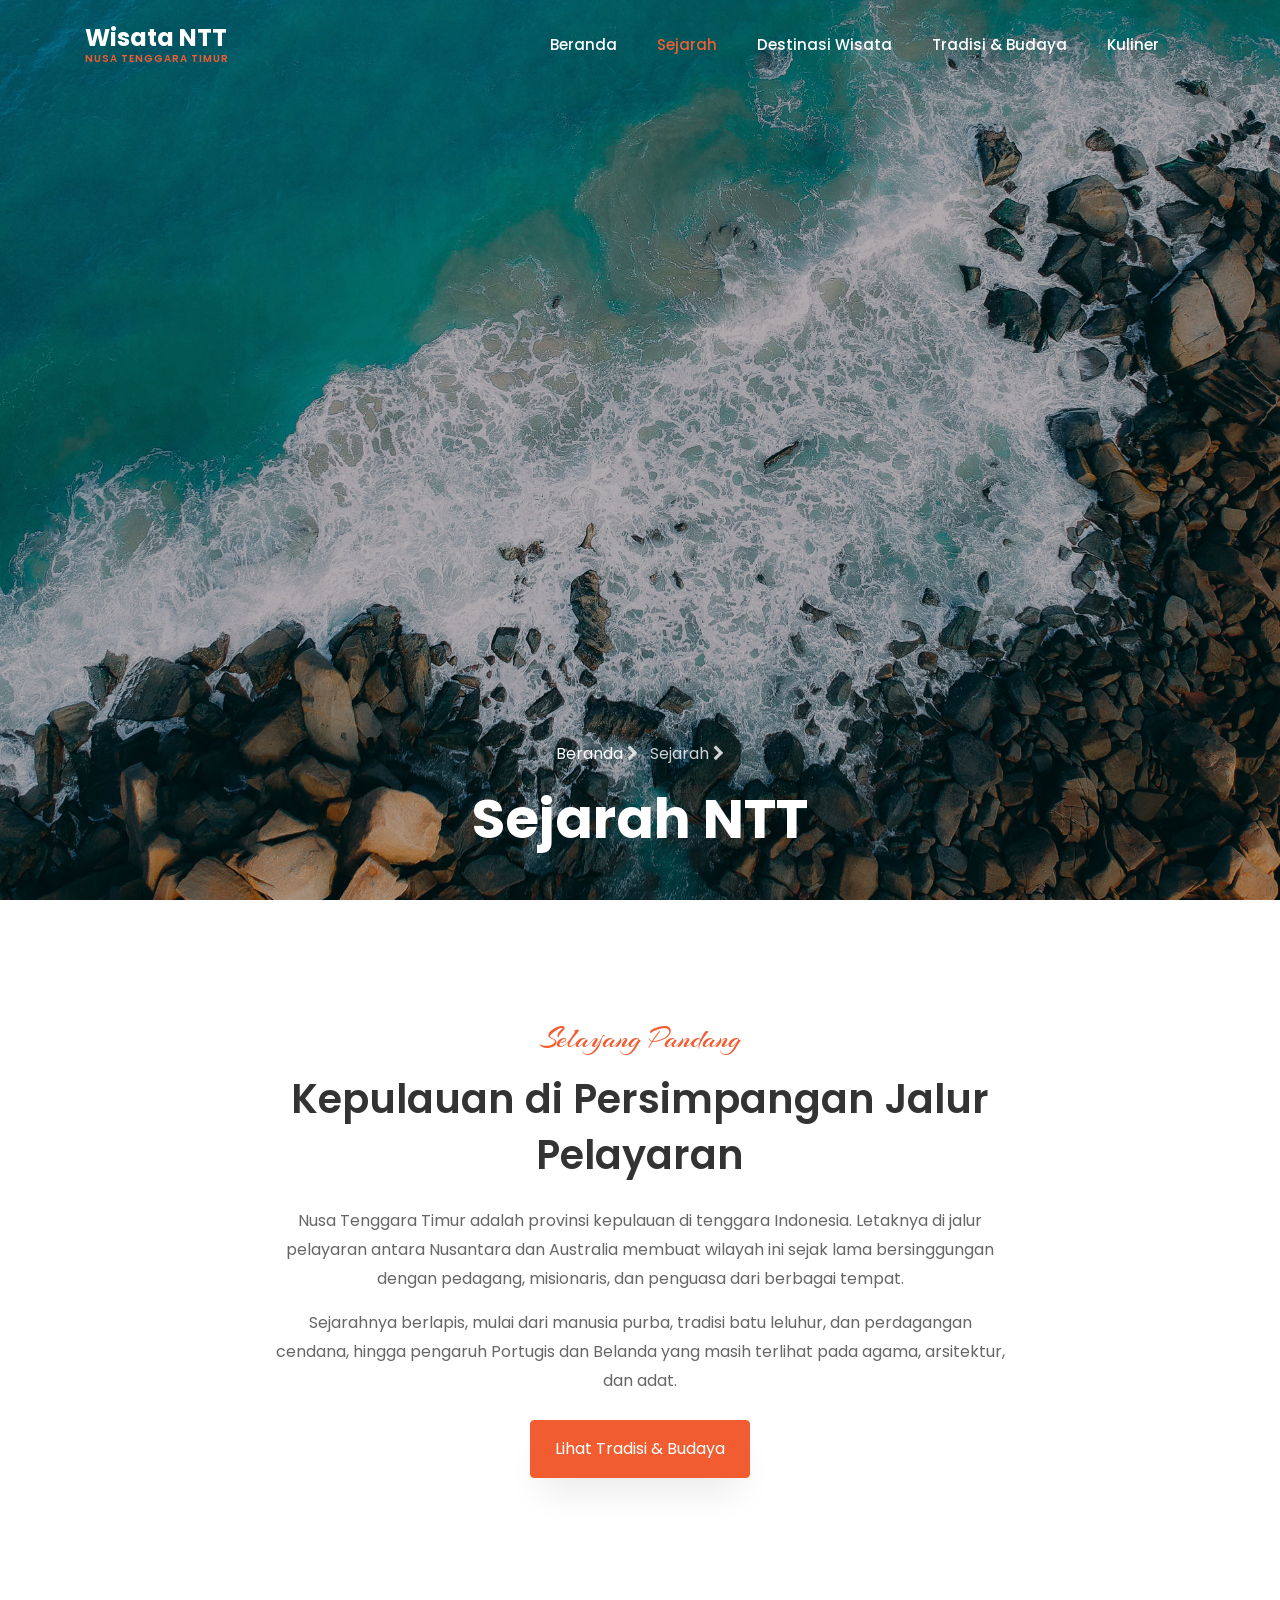
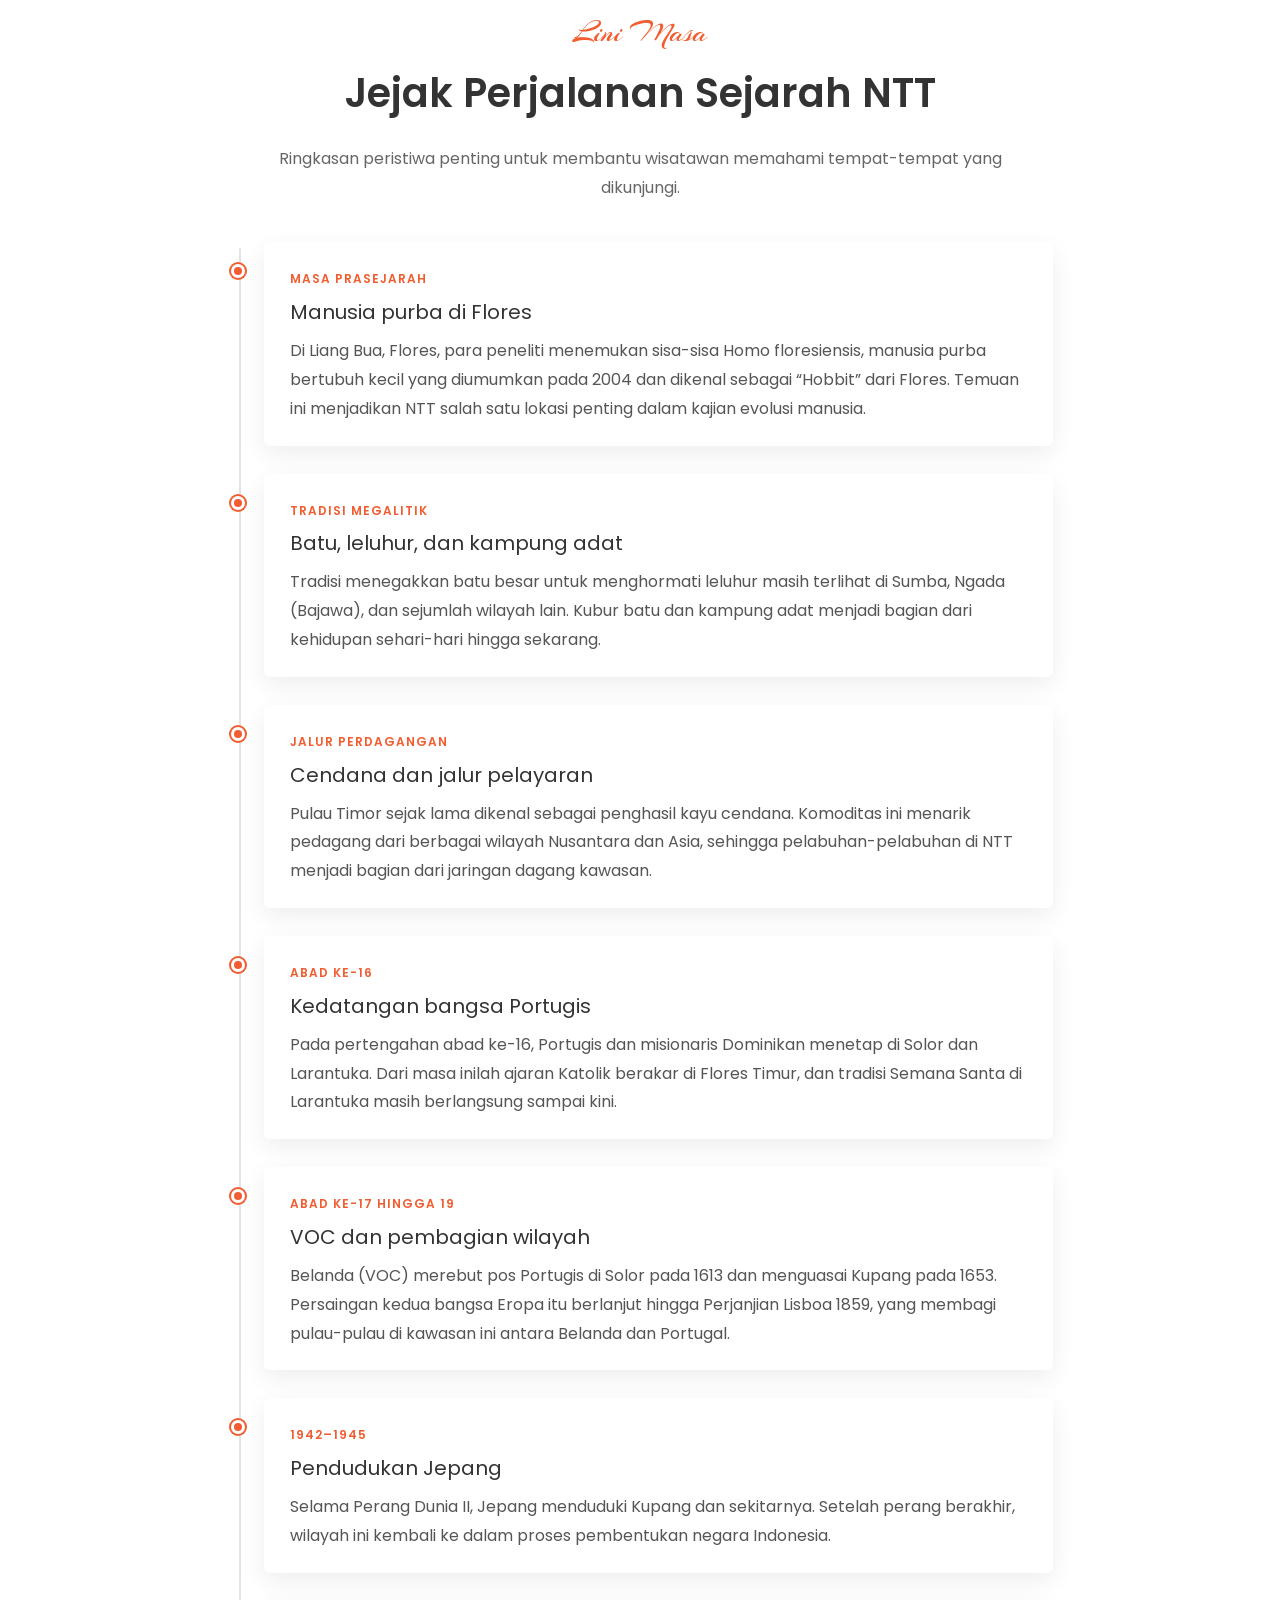
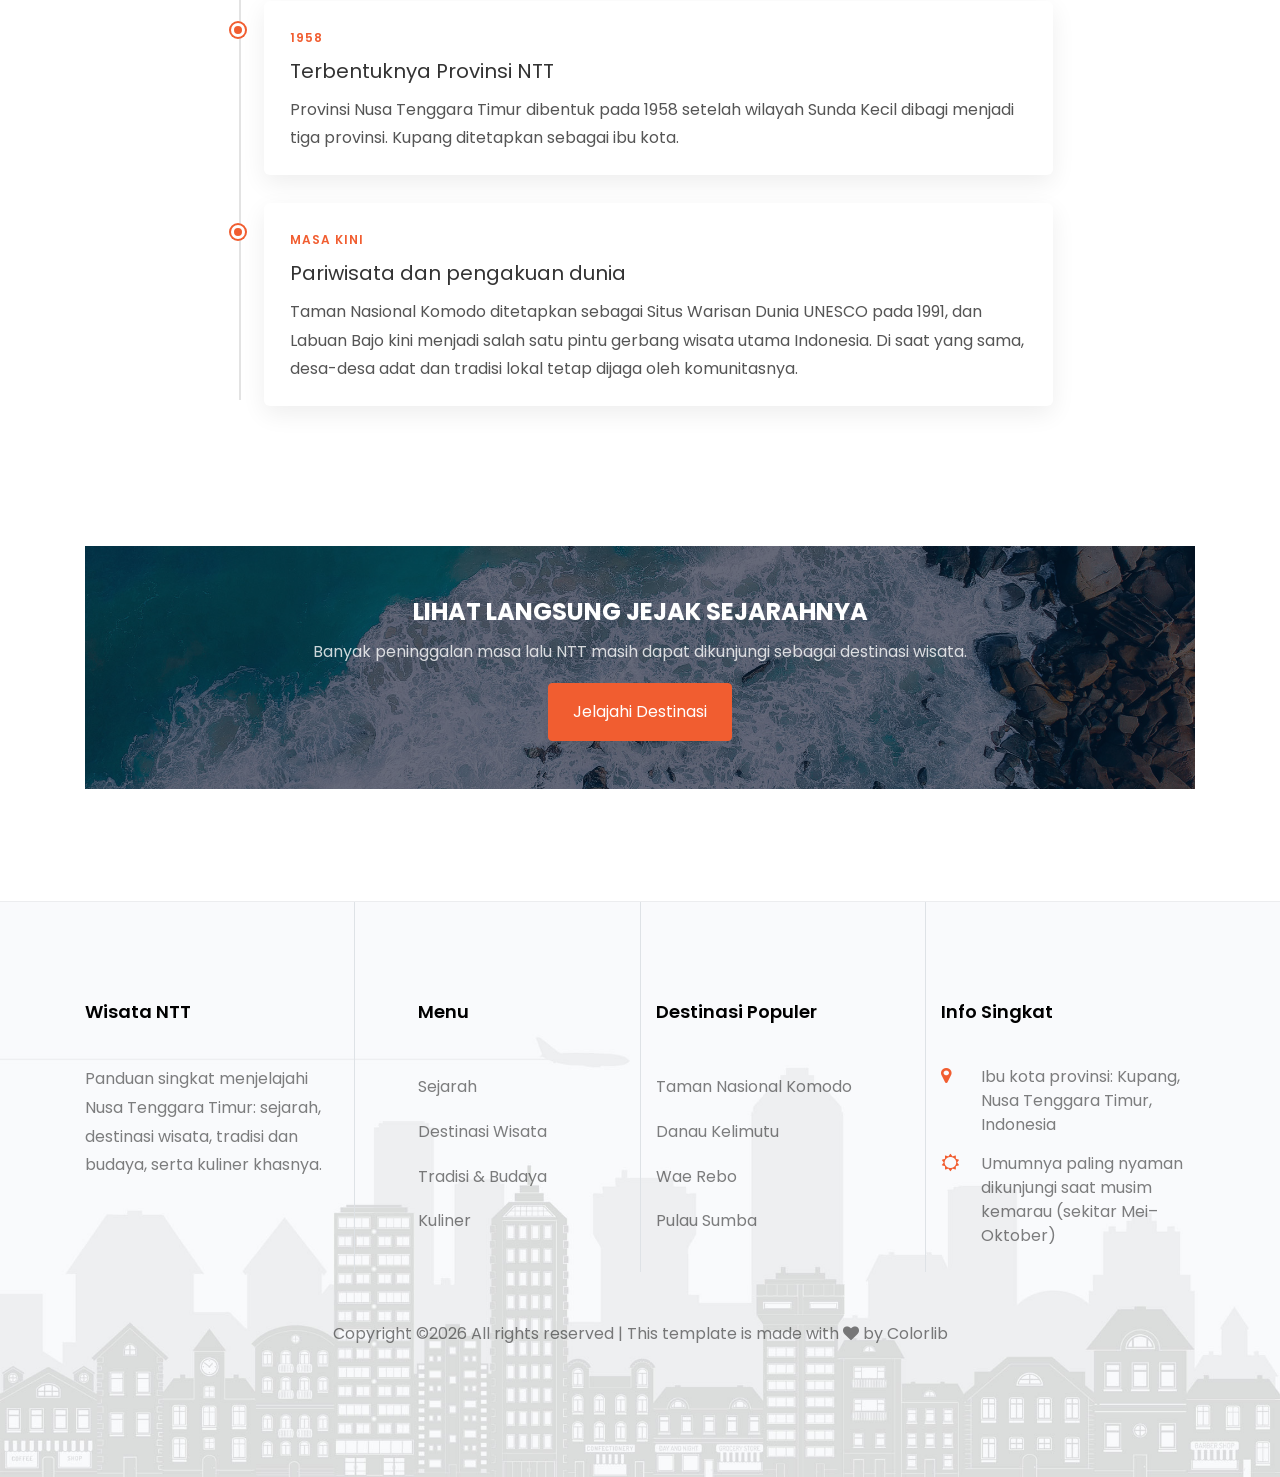
<file: sejarah.html>
<!DOCTYPE html>
<html lang="id">
<head>
	<title>Sejarah Nusa Tenggara Timur</title>
	<meta charset="utf-8">
	<meta name="viewport" content="width=device-width, initial-scale=1, shrink-to-fit=no">
	<meta name="description" content="Sejarah Nusa Tenggara Timur dari masa prasejarah, kedatangan bangsa Eropa, hingga pembentukan provinsi.">

	<link href="https://fonts.googleapis.com/css?family=Poppins:300,400,500,600,700,800,900" rel="stylesheet">
	<link href="https://fonts.googleapis.com/css2?family=Arizonia&display=swap" rel="stylesheet">
	<link rel="stylesheet" href="https://cdnjs.cloudflare.com/ajax/libs/font-awesome/4.7.0/css/font-awesome.min.css">

	<link rel="stylesheet" href="css/animate.css">
	<link rel="stylesheet" href="css/owl.carousel.min.css">
	<link rel="stylesheet" href="css/owl.theme.default.min.css">
	<link rel="stylesheet" href="css/magnific-popup.css">
	<link rel="stylesheet" href="css/flaticon.css">
	<link rel="stylesheet" href="css/style.css">
	<link rel="stylesheet" href="css/ntt.css">
</head>
<body>
	<nav class="navbar navbar-expand-lg navbar-dark ftco_navbar bg-dark ftco-navbar-light" id="ftco-navbar">
		<div class="container">
			<a class="navbar-brand" href="index.html">Wisata NTT<span>Nusa Tenggara Timur</span></a>
			<button class="navbar-toggler" type="button" data-toggle="collapse" data-target="#ftco-nav" aria-controls="ftco-nav" aria-expanded="false" aria-label="Buka menu">
				<span class="oi oi-menu"></span> Menu
			</button>
			<div class="collapse navbar-collapse" id="ftco-nav">
				<ul class="navbar-nav ml-auto">
					<li class="nav-item"><a href="index.html" class="nav-link">Beranda</a></li>
					<li class="nav-item active"><a href="sejarah.html" class="nav-link">Sejarah</a></li>
					<li class="nav-item"><a href="destinasi.html" class="nav-link">Destinasi Wisata</a></li>
					<li class="nav-item"><a href="budaya.html" class="nav-link">Tradisi &amp; Budaya</a></li>
					<li class="nav-item"><a href="kuliner.html" class="nav-link">Kuliner</a></li>
				</ul>
			</div>
		</div>
	</nav>

	<section class="hero-wrap hero-wrap-2 js-fullheight" style="background-image: url('images/bg_2.jpg');">
		<div class="overlay"></div>
		<div class="container">
			<div class="row no-gutters slider-text js-fullheight align-items-end justify-content-center">
				<div class="col-md-9 ftco-animate pb-5 text-center">
					<p class="breadcrumbs"><span class="mr-2"><a href="index.html">Beranda <i class="fa fa-chevron-right"></i></a></span> <span>Sejarah <i class="fa fa-chevron-right"></i></span></p>
					<h1 class="mb-0 bread">Sejarah NTT</h1>
				</div>
			</div>
		</div>
	</section>

		<section class="ftco-section">
		<div class="container">
			<div class="row justify-content-center">
				<div class="col-md-8 heading-section text-center ftco-animate">
					<span class="subheading">Selayang Pandang</span>
					<h2 class="mb-4">Kepulauan di Persimpangan Jalur Pelayaran</h2>
					<p>Nusa Tenggara Timur adalah provinsi kepulauan di tenggara Indonesia. Letaknya di jalur pelayaran antara Nusantara dan Australia membuat wilayah ini sejak lama bersinggungan dengan pedagang, misionaris, dan penguasa dari berbagai tempat.</p>
					<p>Sejarahnya berlapis, mulai dari manusia purba, tradisi batu leluhur, dan perdagangan cendana, hingga pengaruh Portugis dan Belanda yang masih terlihat pada agama, arsitektur, dan adat.</p>
					<p class="mt-4"><a href="budaya.html" class="btn btn-primary py-3 px-4">Lihat Tradisi &amp; Budaya</a></p>
				</div>
			</div>
		</div>
	</section>

	<section class="ftco-section ftco-no-pt">
		<div class="container">
				<div class="row justify-content-center pb-4">
					<div class="col-md-8 heading-section text-center ftco-animate">
						<span class="subheading">Lini Masa</span>
						<h2 class="mb-4">Jejak Perjalanan Sejarah NTT</h2>
						<p class="mt-3">Ringkasan peristiwa penting untuk membantu wisatawan memahami tempat-tempat yang dikunjungi.</p>
					</div>
				</div>
			<div class="row justify-content-center">
				<div class="col-md-9">
					<div class="ntt-timeline">
					<div class="ntt-tl-item ftco-animate">
						<div class="ntt-tl-dot"></div>
						<div class="ntt-tl-card">
							<span class="ntt-tl-era">Masa prasejarah</span>
							<h3>Manusia purba di Flores</h3>
							<p>Di Liang Bua, Flores, para peneliti menemukan sisa-sisa Homo floresiensis, manusia purba bertubuh kecil yang diumumkan pada 2004 dan dikenal sebagai &ldquo;Hobbit&rdquo; dari Flores. Temuan ini menjadikan NTT salah satu lokasi penting dalam kajian evolusi manusia.</p>
						</div>
					</div>

					<div class="ntt-tl-item ftco-animate">
						<div class="ntt-tl-dot"></div>
						<div class="ntt-tl-card">
							<span class="ntt-tl-era">Tradisi megalitik</span>
							<h3>Batu, leluhur, dan kampung adat</h3>
							<p>Tradisi menegakkan batu besar untuk menghormati leluhur masih terlihat di Sumba, Ngada (Bajawa), dan sejumlah wilayah lain. Kubur batu dan kampung adat menjadi bagian dari kehidupan sehari-hari hingga sekarang.</p>
						</div>
					</div>

					<div class="ntt-tl-item ftco-animate">
						<div class="ntt-tl-dot"></div>
						<div class="ntt-tl-card">
							<span class="ntt-tl-era">Jalur perdagangan</span>
							<h3>Cendana dan jalur pelayaran</h3>
							<p>Pulau Timor sejak lama dikenal sebagai penghasil kayu cendana. Komoditas ini menarik pedagang dari berbagai wilayah Nusantara dan Asia, sehingga pelabuhan-pelabuhan di NTT menjadi bagian dari jaringan dagang kawasan.</p>
						</div>
					</div>

					<div class="ntt-tl-item ftco-animate">
						<div class="ntt-tl-dot"></div>
						<div class="ntt-tl-card">
							<span class="ntt-tl-era">Abad ke-16</span>
							<h3>Kedatangan bangsa Portugis</h3>
							<p>Pada pertengahan abad ke-16, Portugis dan misionaris Dominikan menetap di Solor dan Larantuka. Dari masa inilah ajaran Katolik berakar di Flores Timur, dan tradisi Semana Santa di Larantuka masih berlangsung sampai kini.</p>
						</div>
					</div>

					<div class="ntt-tl-item ftco-animate">
						<div class="ntt-tl-dot"></div>
						<div class="ntt-tl-card">
							<span class="ntt-tl-era">Abad ke-17 hingga 19</span>
							<h3>VOC dan pembagian wilayah</h3>
							<p>Belanda (VOC) merebut pos Portugis di Solor pada 1613 dan menguasai Kupang pada 1653. Persaingan kedua bangsa Eropa itu berlanjut hingga Perjanjian Lisboa 1859, yang membagi pulau-pulau di kawasan ini antara Belanda dan Portugal.</p>
						</div>
					</div>

					<div class="ntt-tl-item ftco-animate">
						<div class="ntt-tl-dot"></div>
						<div class="ntt-tl-card">
							<span class="ntt-tl-era">1942–1945</span>
							<h3>Pendudukan Jepang</h3>
							<p>Selama Perang Dunia II, Jepang menduduki Kupang dan sekitarnya. Setelah perang berakhir, wilayah ini kembali ke dalam proses pembentukan negara Indonesia.</p>
						</div>
					</div>

					<div class="ntt-tl-item ftco-animate">
						<div class="ntt-tl-dot"></div>
						<div class="ntt-tl-card">
							<span class="ntt-tl-era">1958</span>
							<h3>Terbentuknya Provinsi NTT</h3>
							<p>Provinsi Nusa Tenggara Timur dibentuk pada 1958 setelah wilayah Sunda Kecil dibagi menjadi tiga provinsi. Kupang ditetapkan sebagai ibu kota.</p>
						</div>
					</div>

					<div class="ntt-tl-item ftco-animate">
						<div class="ntt-tl-dot"></div>
						<div class="ntt-tl-card">
							<span class="ntt-tl-era">Masa kini</span>
							<h3>Pariwisata dan pengakuan dunia</h3>
							<p>Taman Nasional Komodo ditetapkan sebagai Situs Warisan Dunia UNESCO pada 1991, dan Labuan Bajo kini menjadi salah satu pintu gerbang wisata utama Indonesia. Di saat yang sama, desa-desa adat dan tradisi lokal tetap dijaga oleh komunitasnya.</p>
						</div>
					</div>
					</div>
				</div>
			</div>
		</div>
	</section>

	<section class="ftco-intro ftco-section ftco-no-pt">
		<div class="container">
			<div class="row justify-content-center">
				<div class="col-md-12 text-center">
					<div class="img" style="background-image: url(images/bg_2.jpg);">
						<div class="overlay"></div>
						<h2>Lihat Langsung Jejak Sejarahnya</h2>
						<p>Banyak peninggalan masa lalu NTT masih dapat dikunjungi sebagai destinasi wisata.</p>
						<p class="mb-0"><a href="destinasi.html" class="btn btn-primary px-4 py-3">Jelajahi Destinasi</a></p>
					</div>
				</div>
			</div>
		</div>
	</section>

	<footer class="ftco-footer bg-bottom ftco-no-pt" style="background-image: url(images/bg_3.jpg);">
		<div class="container">
			<div class="row mb-5">
				<div class="col-md pt-5">
					<div class="ftco-footer-widget pt-md-5 mb-4">
						<h2 class="ftco-heading-2">Wisata NTT</h2>
						<p>Panduan singkat menjelajahi Nusa Tenggara Timur: sejarah, destinasi wisata, tradisi dan budaya, serta kuliner khasnya.</p>
					</div>
				</div>
				<div class="col-md pt-5 border-left">
					<div class="ftco-footer-widget pt-md-5 mb-4 ml-md-5">
						<h2 class="ftco-heading-2">Menu</h2>
						<ul class="list-unstyled">
							<li><a href="sejarah.html" class="py-2 d-block">Sejarah</a></li>
							<li><a href="destinasi.html" class="py-2 d-block">Destinasi Wisata</a></li>
							<li><a href="budaya.html" class="py-2 d-block">Tradisi &amp; Budaya</a></li>
							<li><a href="kuliner.html" class="py-2 d-block">Kuliner</a></li>
						</ul>
					</div>
				</div>
				<div class="col-md pt-5 border-left">
					<div class="ftco-footer-widget pt-md-5 mb-4">
						<h2 class="ftco-heading-2">Destinasi Populer</h2>
						<ul class="list-unstyled">
							<li><a href="destinasi.html#komodo" class="py-2 d-block">Taman Nasional Komodo</a></li>
							<li><a href="destinasi.html#kelimutu" class="py-2 d-block">Danau Kelimutu</a></li>
							<li><a href="destinasi.html#waerebo" class="py-2 d-block">Wae Rebo</a></li>
							<li><a href="destinasi.html#sumba" class="py-2 d-block">Pulau Sumba</a></li>
						</ul>
					</div>
				</div>
				<div class="col-md pt-5 border-left">
					<div class="ftco-footer-widget pt-md-5 mb-4">
						<h2 class="ftco-heading-2">Info Singkat</h2>
						<div class="block-23 mb-3">
							<ul>
								<li><span class="icon fa fa-map-marker"></span><span class="text">Ibu kota provinsi: Kupang, Nusa Tenggara Timur, Indonesia</span></li>
								<li><span class="icon fa fa-sun-o"></span><span class="text">Umumnya paling nyaman dikunjungi saat musim kemarau (sekitar Mei–Oktober)</span></li>
							</ul>
						</div>
					</div>
				</div>
			</div>
			<div class="row">
				<div class="col-md-12 text-center">
					<p><!-- Link back to Colorlib can't be removed. Template is licensed under CC BY 3.0. -->
						Copyright &copy;<script>document.write(new Date().getFullYear());</script> All rights reserved | This template is made with <i class="fa fa-heart" aria-hidden="true"></i> by <a href="https://colorlib.com" target="_blank">Colorlib</a>
						<!-- Link back to Colorlib can't be removed. Template is licensed under CC BY 3.0. --></p>
				</div>
			</div>
		</div>
	</footer>

	<div id="ftco-loader" class="show fullscreen"><svg class="circular" width="48px" height="48px"><circle class="path-bg" cx="24" cy="24" r="22" fill="none" stroke-width="4" stroke="#eeeeee"/><circle class="path" cx="24" cy="24" r="22" fill="none" stroke-width="4" stroke-miterlimit="10" stroke="#F96D00"/></svg></div>

	<script src="js/jquery.min.js"></script>
	<script src="js/jquery-migrate-3.0.1.min.js"></script>
	<script src="js/popper.min.js"></script>
	<script src="js/bootstrap.min.js"></script>
	<script src="js/jquery.easing.1.3.js"></script>
	<script src="js/jquery.waypoints.min.js"></script>
	<script src="js/jquery.stellar.min.js"></script>
	<script src="js/owl.carousel.min.js"></script>
	<script src="js/jquery.magnific-popup.min.js"></script>
	<script src="js/jquery.animateNumber.min.js"></script>
	<script src="js/scrollax.min.js"></script>
	<script src="js/main.js"></script>
</body>
</html>
</file>
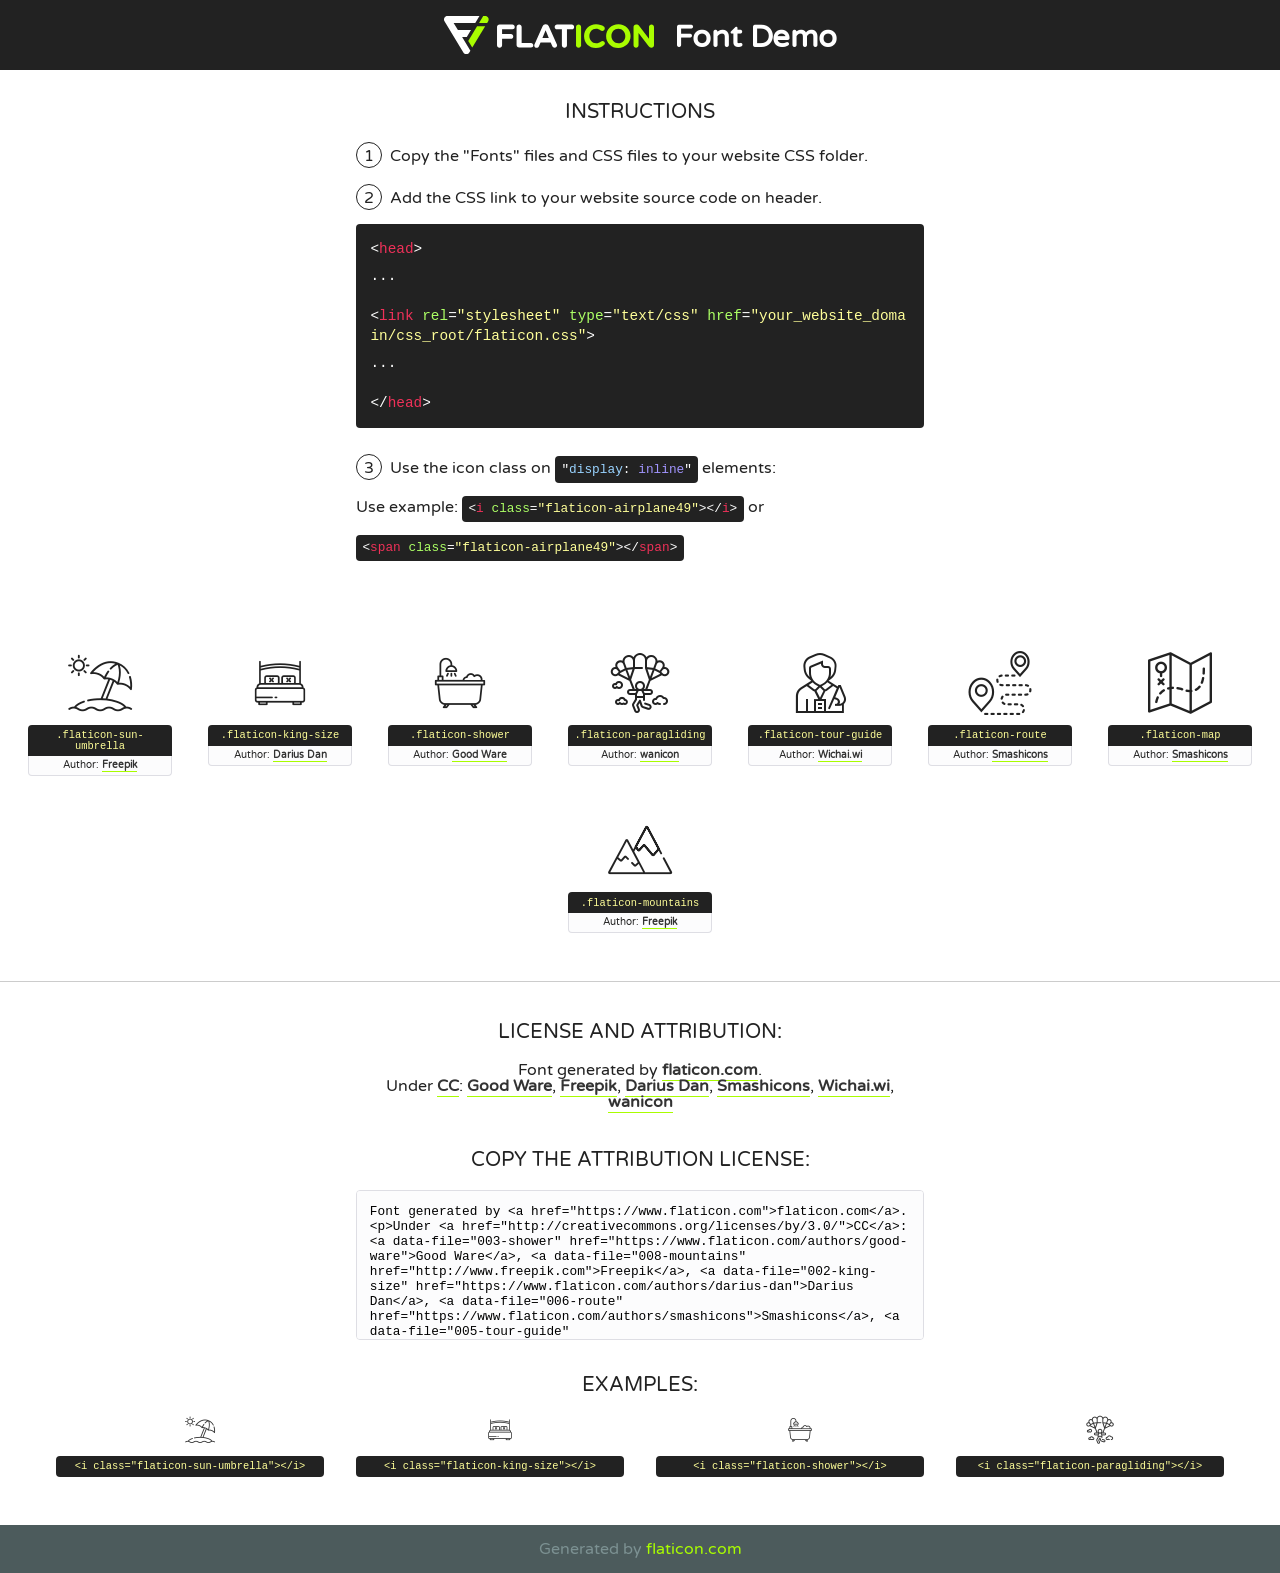
<file: fonts/flaticon/font/flaticon.html>
<!DOCTYPE html>
<!--
  Flaticon icon font: Flaticon
  Creation date: 22/08/2019 02:16
-->
<html>
<!DOCTYPE html>
<html>

<head>
    <title>Flaticon WebFont</title>
    <link href="http://fonts.googleapis.com/css?family=Varela+Round" rel="stylesheet" type="text/css" />
    <link rel="stylesheet" type="text/css" href="flaticon.css">
    <meta charset="UTF-8">
    <style>
    html, body, div, span, applet, object, iframe,
    h1, h2, h3, h4, h5, h6, p, blockquote, pre,
    a, abbr, acronym, address, big, cite, code,
    del, dfn, em, img, ins, kbd, q, s, samp,
    small, strike, strong, sub, sup, tt, var,
    b, u, i, center,
    dl, dt, dd, ol, ul, li,
    fieldset, form, label, legend,
    table, caption, tbody, tfoot, thead, tr, th, td,
    article, aside, canvas, details, embed, 
    figure, figcaption, footer, header, hgroup, 
    menu, nav, output, ruby, section, summary,
    time, mark, audio, video {
        margin: 0;
        padding: 0;
        border: 0;
        font-size: 100%;
        font: inherit;
        vertical-align: baseline;
    }
    /* HTML5 display-role reset for older browsers */
    article, aside, details, figcaption, figure, 
    footer, header, hgroup, menu, nav, section {
        display: block;
    }
    body {
        line-height: 1;
    }
    ol, ul {
        list-style: none;
    }
    blockquote, q {
        quotes: none;
    }
    blockquote:before, blockquote:after,
    q:before, q:after {
        content: '';
        content: none;
    }
    table {
        border-collapse: collapse;
        border-spacing: 0;
    }
    body {
        font-family: 'Varela Round', Helvetica, Arial, sans-serif;
        font-size: 16px;
        color: #222;
    }
    a {
        color: #333;
        border-bottom: 1px solid #a9fd00;
        font-weight: bold;
        text-decoration: none;
    }
    * {
        -moz-box-sizing: border-box;
        -webkit-box-sizing: border-box;
        box-sizing: border-box;
        margin: 0;
        padding: 0;
    }
    [class^="flaticon-"]:before, [class*=" flaticon-"]:before, [class^="flaticon-"]:after, [class*=" flaticon-"]:after {
        font-family: Flaticon;
        font-size: 30px;
        font-style: normal;
        margin-left: 20px;
        color: #333;
    }
    .wrapper {
        max-width: 600px;
        margin: auto;
        padding: 0 1em;
    }
    .title {
        font-size: 1.25em;
        text-align: center;
        margin-bottom: 1em;
        text-transform: uppercase;
    }
    header {
        text-align: center;
        background-color: #222;
        color: #fff;
        padding: 1em;
    }
    header .logo {
        width: 210px;
        height: 38px;
        display: inline-block;
        vertical-align: middle;
        margin-right: 1em;
        border: none;
    }
    header strong {
        font-size: 1.95em;
        font-weight: bold;
        vertical-align: middle;
        margin-top: 5px;
        display: inline-block;
    }
    .demo {
        margin: 2em auto;
        line-height: 1.25em;
    }
    .demo ul li {
        margin-bottom: 1em;
    }
    .demo ul li .num {
        color: #222;
        border-radius: 20px;
        display: inline-block;
        width: 26px;
        padding: 3px;
        height: 26px;
        text-align: center;
        margin-right: 0.5em;
        border: 1px solid #222;
    }
    .demo ul li code {
        background-color: #222;
        border-radius: 4px;
        padding: 0.25em 0.5em;
        display: inline-block;
        color: #fff;
        font-family: Consolas,Monaco,Lucida Console,Liberation Mono,DejaVu Sans Mono,Bitstream Vera Sans Mono,Courier New, monospace;
        font-weight: lighter;
        margin-top: 1em;
        font-size: 0.8em;
        word-break: break-all;
    }
    .demo ul li code.big {
        padding: 1em;
        font-size: 0.9em;
    }
    .demo ul li code .red {
        color: #EF3159;
    }
    .demo ul li code .green {
        color: #ACFF65;
    }
    .demo ul li code .yellow {
        color: #FFFF99;
    }
    .demo ul li code .blue {
        color: #99D3FF;
    }
    .demo ul li code .purple {
        color: #A295FF;
    }
    .demo ul li code .dots {
        margin-top: 0.5em;
        display: block;
    }
    #glyphs {
        border-bottom: 1px solid #ccc;
        padding: 2em 0;
        text-align: center;
    }
    .glyph {
        display: inline-block;
        width: 9em;
        margin: 1em;
        text-align: center;
        vertical-align: top;
        background: #FFF;
    }
    .glyph .glyph-icon {
        padding: 10px;
        display: block;
        font-family:"Flaticon";
        font-size: 64px;
        line-height: 1;
    }
    .glyph .glyph-icon:before {
        font-size: 64px;
        color: #222;
        margin-left: 0;
    }
    .class-name {
        font-size: 0.65em;
        background-color: #222;
        color: #fff;
        border-radius: 4px 4px 0 0;
        padding: 0.5em;
        color: #FFFF99;
        font-family: Consolas,Monaco,Lucida Console,Liberation Mono,DejaVu Sans Mono,Bitstream Vera Sans Mono,Courier New, monospace;
    }
    .author-name {
        font-size: 0.6em;
        background-color: #fcfcfd;
        border: 1px solid #DEDEE4;
        border-top: 0;
        border-radius: 0 0 4px 4px;
        padding: 0.5em;
    }
    .class-name:last-child {
        font-size: 10px;
        color:#888;
    }
    .class-name:last-child a {
        font-size: 10px;
        color:#555;
    }
    .class-name:last-child a:hover {
        color:#a9fd00;
    }
    .glyph > input {
        display: block;
        width: 100px;
        margin: 5px auto;
        text-align: center;
        font-size: 12px;
        cursor: text;
    }
    .glyph > input.icon-input {
        font-family:"Flaticon";
        font-size: 16px;
        margin-bottom: 10px;
    }
    .attribution .title {
        margin-top: 2em;
    }
    .attribution textarea {
        background-color: #fcfcfd;
        padding: 1em;
        border: none;
        box-shadow: none;
        border: 1px solid #DEDEE4;
        border-radius: 4px;
        resize: none;
        width: 100%;
        height: 150px;
        font-size: 0.8em;
        font-family: Consolas,Monaco,Lucida Console,Liberation Mono,DejaVu Sans Mono,Bitstream Vera Sans Mono,Courier New, monospace;
        -webkit-appearance: none;
    }
    .iconsuse {
        margin: 2em auto;
        text-align: center;
        max-width: 1200px;
    }
    .iconsuse:after {
        content: '';
        display: table;
        clear: both;
    }
    .iconsuse .image {
        float: left;
        width: 25%;
        padding: 0 1em;
    }
    .iconsuse .image p {
        margin-bottom: 1em;
    }
    .iconsuse .image span {
        display: block;
        font-size: 0.65em;
        background-color: #222;
        color: #fff;
        border-radius: 4px;
        padding: 0.5em;
        color: #FFFF99;
        margin-top: 1em;
        font-family: Consolas,Monaco,Lucida Console,Liberation Mono,DejaVu Sans Mono,Bitstream Vera Sans Mono,Courier New, monospace;
    }
    #footer {
        text-align: center;
        background-color: #4C5B5C;
        color: #7c9192;
        padding: 1em;
    }
    #footer a {
        border: none;
        color: #a9fd00;
        font-weight: normal;
    }
    @media (max-width: 960px) {
        .iconsuse .image {
            width: 50%;
        }
    }
    @media (max-width: 560px) {
        .iconsuse .image {
            width: 100%;
        }
    }
    </style>
</head>

<body class="characters-off">

    <header>
        <a href="https://www.flaticon.com" target="_blank" class="logo">
            <svg version="1.1" xmlns="http://www.w3.org/2000/svg" xmlns:xlink="http://www.w3.org/1999/xlink" xmlns:a="http://ns.adobe.com/AdobeSVGViewerExtensions/3.0/" viewBox="0 0 560.875 102.036" enable-background="new 0 0 560.875 102.036" xml:space="preserve">
                <defs>
                </defs>
                <g>
                    <g class="letters">
                        <path fill="#ffffff" d="M141.596,29.675c0-3.777,2.985-6.767,6.764-6.767h34.438c3.426,0,6.15,2.728,6.15,6.15
                        c0,3.43-2.724,6.149-6.15,6.149h-27.674v13.091h23.719c3.429,0,6.151,2.724,6.151,6.15c0,3.43-2.723,6.149-6.151,6.149h-23.719
                        v17.574c0,3.773-2.986,6.761-6.764,6.761c-3.779,0-6.764-2.989-6.764-6.761V29.675z"></path>
                        <path fill="#ffffff" d="M193.844,29.149c0-3.781,2.985-6.767,6.764-6.767c3.776,0,6.763,2.985,6.763,6.767v42.957h25.039
                        c3.426,0,6.149,2.726,6.149,6.153c0,3.425-2.723,6.15-6.149,6.15h-31.802c-3.779,0-6.764-2.986-6.764-6.768V29.149z"></path>
                        <path fill="#ffffff" d="M241.891,75.71l21.438-48.407c1.492-3.341,4.215-5.357,7.906-5.357h0.792
                        c3.686,0,6.323,2.017,7.815,5.357l21.439,48.407c0.436,0.967,0.701,1.845,0.701,2.723c0,3.602-2.809,6.501-6.414,6.501
                        c-3.161,0-5.269-1.845-6.499-4.655l-4.132-9.661h-27.059l-4.301,10.102c-1.144,2.631-3.426,4.214-6.237,4.214
                        c-3.517,0-6.24-2.81-6.24-6.325C241.1,77.64,241.451,76.677,241.891,75.71z M279.932,58.666l-8.521-20.297l-8.526,20.297H279.932
                        z"></path>
                        <path fill="#ffffff" d="M314.864,35.387H301.86c-3.429,0-6.239-2.813-6.239-6.238c0-3.429,2.811-6.24,6.239-6.24h39.533
                        c3.426,0,6.237,2.811,6.237,6.24c0,3.425-2.811,6.238-6.237,6.238h-13.001v42.785c0,3.773-2.99,6.761-6.764,6.761
                        c-3.779,0-6.764-2.989-6.764-6.761V35.387z"></path>
                        <path fill="#A9FD00" d="M352.615,29.149c0-3.781,2.985-6.767,6.767-6.767c3.774,0,6.761,2.985,6.761,6.767v49.024
                        c0,3.773-2.987,6.761-6.761,6.761c-3.781,0-6.767-2.989-6.767-6.761V29.149z"></path>
                        <path fill="#A9FD00" d="M374.132,53.836v-0.179c0-17.481,13.178-31.801,32.065-31.801c9.22,0,15.459,2.458,20.557,6.238
                        c1.402,1.054,2.637,2.985,2.637,5.357c0,3.692-2.985,6.59-6.681,6.59c-1.845,0-3.071-0.702-4.044-1.319
                        c-3.776-2.813-7.729-4.393-12.562-4.393c-10.364,0-17.831,8.611-17.831,19.154v0.173c0,10.542,7.291,19.329,17.831,19.329
                        c5.715,0,9.492-1.756,13.359-4.834c1.049-0.874,2.458-1.491,4.039-1.491c3.429,0,6.325,2.813,6.325,6.236
                        c0,2.106-1.056,3.78-2.282,4.834c-5.539,4.834-12.036,7.733-21.878,7.733C387.572,85.464,374.132,71.493,374.132,53.836z"></path>
                        <path fill="#A9FD00" d="M433.009,53.836v-0.179c0-17.481,13.79-31.801,32.766-31.801c18.981,0,32.592,14.143,32.592,31.628v0.173
                        c0,17.483-13.785,31.807-32.769,31.807C446.625,85.464,433.009,71.32,433.009,53.836z M484.224,53.836v-0.179
                        c0-10.539-7.725-19.326-18.626-19.326c-10.893,0-18.449,8.611-18.449,19.154v0.173c0,10.542,7.73,19.329,18.626,19.329
                        C476.676,72.986,484.224,64.378,484.224,53.836z"></path>
                        <path fill="#A9FD00" d="M506.233,29.321c0-3.774,2.99-6.763,6.767-6.763h1.401c3.252,0,5.183,1.583,7.029,3.953l26.093,34.265
                        V29.059c0-3.692,2.99-6.677,6.681-6.677c3.683,0,6.671,2.985,6.671,6.677v48.934c0,3.78-2.987,6.765-6.764,6.765h-0.436
                        c-3.257,0-5.188-1.581-7.034-3.953l-27.056-35.492v32.944c0,3.687-2.985,6.676-6.678,6.676c-3.683,0-6.673-2.989-6.673-6.676
                        V29.321z"></path>
                    </g>
                    <g class="insignia">
                        <path fill="#ffffff" d="M48.372,56.137h12.517l11.156-18.537H37.186L25.688,18.539h57.825L94.668,0H9.271
                        C5.925,0,2.842,1.801,1.198,4.716c-1.644,2.907-1.593,6.482,0.134,9.343l50.38,83.501c1.678,2.781,4.689,4.476,7.938,4.476
                        c3.246,0,6.257-1.695,7.935-4.476l2.898-4.804L48.372,56.137z"></path>
                        <g class="i">
                            <path fill="#A9FD00" d="M93.575,18.539h0.031v0.004l21.652,0.004l2.705-4.488c1.727-2.861,1.778-6.436,0.133-9.343
                            C116.454,1.801,113.371,0,110.026,0h-5.294L93.575,18.539z"></path>
                            <polygon fill="#A9FD00" points="88.291,27.356 64.725,66.486 75.519,84.404 109.942,27.356"></polygon>
                        </g>
                    </g>
                </g>
            </svg>
        </a>
        <strong>Font Demo</strong>
    </header>


    <section class="demo wrapper">

        <p class="title">Instructions</p>

        <ul>
            <li>
                <span class="num">1</span>Copy the "Fonts" files and CSS files to your website CSS folder.
            </li>
            <li>
                <span class="num">2</span>Add the CSS link to your website source code on header.
                <code class="big">
                    &lt;<span class="red">head</span>&gt;
                    <br/><span class="dots">...</span>
                    <br/>&lt;<span class="red">link</span> <span class="green">rel</span>=<span class="yellow">"stylesheet"</span> <span class="green">type</span>=<span class="yellow">"text/css"</span> <span class="green">href</span>=<span class="yellow">"your_website_domain/css_root/flaticon.css"</span>&gt;
                    <br/><span class="dots">...</span>
                    <br/>&lt;/<span class="red">head</span>&gt;
                </code>
            </li>

            <li>
                <p>
                    <span class="num">3</span>Use the icon class on <code>"<span class="blue">display</span>:<span class="purple"> inline</span>"</code> elements:
                    <br />
                    Use example: <code>&lt;<span class="red">i</span> <span class="green">class</span>=<span class="yellow">&quot;flaticon-airplane49&quot;</span>&gt;&lt;/<span class="red">i</span>&gt;</code> or <code>&lt;<span class="red">span</span> <span class="green">class</span>=<span class="yellow">&quot;flaticon-airplane49&quot;</span>&gt;&lt;/<span class="red">span</span>&gt;</code>
            </li>
        </ul>

    </section>




   <section id="glyphs">          
    
      
        <div class="glyph"><div class="glyph-icon flaticon-sun-umbrella"></div>
            <div class="class-name">.flaticon-sun-umbrella</div>
            <div class="author-name">Author: <a data-file="001-sun-umbrella" href="http://www.freepik.com">Freepik</a> </div> 
        </div>        
        
        <div class="glyph"><div class="glyph-icon flaticon-king-size"></div>
            <div class="class-name">.flaticon-king-size</div>
            <div class="author-name">Author: <a data-file="002-king-size" href="https://www.flaticon.com/authors/darius-dan">Darius Dan</a> </div> 
        </div>        
        
        <div class="glyph"><div class="glyph-icon flaticon-shower"></div>
            <div class="class-name">.flaticon-shower</div>
            <div class="author-name">Author: <a data-file="003-shower" href="https://www.flaticon.com/authors/good-ware">Good Ware</a> </div> 
        </div>        
        
        <div class="glyph"><div class="glyph-icon flaticon-paragliding"></div>
            <div class="class-name">.flaticon-paragliding</div>
            <div class="author-name">Author: <a data-file="004-paragliding" href="https://www.flaticon.com/authors/wanicon">wanicon</a> </div> 
        </div>        
        
        <div class="glyph"><div class="glyph-icon flaticon-tour-guide"></div>
            <div class="class-name">.flaticon-tour-guide</div>
            <div class="author-name">Author: <a data-file="005-tour-guide" href="https://www.flaticon.com/authors/wichaiwi">Wichai.wi</a> </div> 
        </div>        
        
        <div class="glyph"><div class="glyph-icon flaticon-route"></div>
            <div class="class-name">.flaticon-route</div>
            <div class="author-name">Author: <a data-file="006-route" href="https://www.flaticon.com/authors/smashicons">Smashicons</a> </div> 
        </div>        
        
        <div class="glyph"><div class="glyph-icon flaticon-map"></div>
            <div class="class-name">.flaticon-map</div>
            <div class="author-name">Author: <a data-file="007-map" href="https://www.flaticon.com/authors/smashicons">Smashicons</a> </div> 
        </div>        
        
        <div class="glyph"><div class="glyph-icon flaticon-mountains"></div>
            <div class="class-name">.flaticon-mountains</div>
            <div class="author-name">Author: <a data-file="008-mountains" href="http://www.freepik.com">Freepik</a> </div> 
        </div>        
        

    </section>



    <section class="attribution wrapper"   style="text-align:center;">

      <div class="title">License and attribution:</div><div class="attrDiv">Font generated by <a href="https://www.flaticon.com">flaticon.com</a>. <div><p>Under <a href="http://creativecommons.org/licenses/by/3.0/">CC</a>: <a data-file="003-shower" href="https://www.flaticon.com/authors/good-ware">Good Ware</a>, <a data-file="008-mountains" href="http://www.freepik.com">Freepik</a>, <a data-file="002-king-size" href="https://www.flaticon.com/authors/darius-dan">Darius Dan</a>, <a data-file="006-route" href="https://www.flaticon.com/authors/smashicons">Smashicons</a>, <a data-file="005-tour-guide" href="https://www.flaticon.com/authors/wichaiwi">Wichai.wi</a>, <a data-file="004-paragliding" href="https://www.flaticon.com/authors/wanicon">wanicon</a></p>  </div>
      </div>
      <div class="title">Copy the Attribution License:</div>

    <textarea onclick="this.focus();this.select();">Font generated by &lt;a href=&quot;https://www.flaticon.com&quot;&gt;flaticon.com&lt;/a&gt;. <p>Under <a href="http://creativecommons.org/licenses/by/3.0/">CC</a>: <a data-file="003-shower" href="https://www.flaticon.com/authors/good-ware">Good Ware</a>, <a data-file="008-mountains" href="http://www.freepik.com">Freepik</a>, <a data-file="002-king-size" href="https://www.flaticon.com/authors/darius-dan">Darius Dan</a>, <a data-file="006-route" href="https://www.flaticon.com/authors/smashicons">Smashicons</a>, <a data-file="005-tour-guide" href="https://www.flaticon.com/authors/wichaiwi">Wichai.wi</a>, <a data-file="004-paragliding" href="https://www.flaticon.com/authors/wanicon">wanicon</a></p>  
     </textarea>

    </section>

    <section class="iconsuse">

          <div class="title">Examples:</div>            
             
            <div class="image">
                <p>
                    <i class="glyph-icon flaticon-sun-umbrella"></i> 
                    <span>&lt;i class=&quot;flaticon-sun-umbrella&quot;&gt;&lt;/i&gt;</span>
                </p>
            </div>
            
            <div class="image">
                <p>
                    <i class="glyph-icon flaticon-king-size"></i> 
                    <span>&lt;i class=&quot;flaticon-king-size&quot;&gt;&lt;/i&gt;</span>
                </p>
            </div>
            
            <div class="image">
                <p>
                    <i class="glyph-icon flaticon-shower"></i> 
                    <span>&lt;i class=&quot;flaticon-shower&quot;&gt;&lt;/i&gt;</span>
                </p>
            </div>
            
            <div class="image">
                <p>
                    <i class="glyph-icon flaticon-paragliding"></i> 
                    <span>&lt;i class=&quot;flaticon-paragliding&quot;&gt;&lt;/i&gt;</span>
                </p>
            </div>
                       
        </div>
                            
    </section>

<div id="footer">
    <div>Generated by <a href="https://www.flaticon.com">flaticon.com</a>
    </div>
</div>



</body>
</html>
</file>
<file: css/flaticon.css>
/*
  	Flaticon icon font: Flaticon
  	Creation date: 04/01/2019 13:45
  	*/


@font-face {
  font-family: "Flaticon";
  src: url("../fonts/flaticon/font/Flaticon.eot");
  src: url("../fonts/flaticon/font/Flaticon.eot?#iefix") format("embedded-opentype"),
       url("../fonts/flaticon/font/Flaticon.woff") format("woff"),
       url("../fonts/flaticon/font/Flaticon.ttf") format("truetype"),
       url("../fonts/flaticon/font/Flaticon.svg#Flaticon") format("svg");
  font-weight: normal;
  font-style: normal;
}

@media screen and (-webkit-min-device-pixel-ratio:0) {
  @font-face {
    font-family: "Flaticon";
    src: url("../fonts/flaticon/font/Flaticon.svg#Flaticon") format("svg");
  }
}

[class^="flaticon-"]:before, [class*=" flaticon-"]:before,
[class^="flaticon-"]:after, [class*=" flaticon-"]:after {   
  font-family: Flaticon;
  font-style: normal;
  font-weight: normal;
  font-variant: normal;
  text-transform: none;
  line-height: 1;

  /* Better Font Rendering =========== */
  -webkit-font-smoothing: antialiased;
  -moz-osx-font-smoothing: grayscale;
}

.flaticon-sun-umbrella:before { content: "\f100"; }
.flaticon-king-size:before { content: "\f101"; }
.flaticon-shower:before { content: "\f102"; }
.flaticon-paragliding:before { content: "\f103"; }
.flaticon-tour-guide:before { content: "\f104"; }
.flaticon-route:before { content: "\f105"; }
.flaticon-map:before { content: "\f106"; }
.flaticon-mountains:before { content: "\f107"; }
</file>
<file: css/ntt.css>
/* Gaya tambahan untuk situs Wisata NTT */
.ntt-desc { font-size: 14px; color: #666; margin-bottom: 14px; }
.project-wrap .text ul li .fa { color: #f15d30; margin-right: 4px; }
a.services { text-decoration: none; }
.services .icon span.fa { font-family: FontAwesome; font-size: 34px; color: #fff; }
.project-wrap .text ul li .fa { font-family: FontAwesome; font-size: 15px; margin-right: 6px; }
a.services .heading, a.services p { color: #fff; }

/* Lini masa */
.ntt-timeline { position: relative; padding-left: 36px; }
.ntt-timeline:before { content: ""; position: absolute; left: 11px; top: 6px; bottom: 6px; width: 2px; background: #e3e3e3; }
.ntt-tl-item { position: relative; margin-bottom: 28px; }
.ntt-tl-dot { position: absolute; left: -33px; top: 22px; width: 14px; height: 14px; border-radius: 50%; background: #f15d30; border: 3px solid #fff; box-shadow: 0 0 0 2px #f15d30; }
.ntt-tl-card { background: #fff; border-radius: 6px; padding: 22px 26px; box-shadow: 0 8px 24px rgba(0, 0, 0, .07); }
.ntt-tl-card h3 { font-size: 20px; margin: 4px 0 10px; }
.ntt-tl-card p { margin: 0; color: #555; }
.ntt-tl-era { display: inline-block; font-size: 12px; font-weight: 600; letter-spacing: 1px; text-transform: uppercase; color: #f15d30; }

/* Kartu budaya & kuliner */
.ntt-card { width: 100%; background: #fff; border-radius: 6px; overflow: hidden; margin-bottom: 30px; box-shadow: 0 8px 24px rgba(0, 0, 0, .08); display: flex; flex-direction: column; }
.ntt-card-top { height: 110px; display: flex; align-items: center; justify-content: center; color: #fff; font-size: 40px; }
.ntt-card.c1 .ntt-card-top { background: linear-gradient(135deg, #f15d30, #ff9b5e); }
.ntt-card.c2 .ntt-card-top { background: linear-gradient(135deg, #1f8a8a, #45c1b5); }
.ntt-card.c3 .ntt-card-top { background: linear-gradient(135deg, #3b5ba9, #6f8de0); }
.ntt-card.c4 .ntt-card-top { background: linear-gradient(135deg, #b8860b, #ffc107); }
.ntt-card-body { padding: 22px 22px 26px; }
.ntt-card-body h3 { font-size: 20px; margin: 6px 0 10px; }
.ntt-card-body p { font-size: 14px; color: #666; margin: 0; }
.ntt-tag { font-size: 12px; font-weight: 600; letter-spacing: .5px; color: #f15d30; text-transform: uppercase; }

/* Tips */
.ntt-tip { background: #f8f9fa; border-radius: 6px; padding: 28px 26px; height: 100%; margin-bottom: 20px; }
.ntt-tip .fa { font-size: 30px; color: #f15d30; margin-bottom: 14px; display: block; }
.ntt-tip h3 { font-size: 19px; margin-bottom: 10px; }
.ntt-tip p { color: #666; margin: 0; font-size: 14px; }

.heading-section p { color: #666; }
@media (max-width: 767px) { .ntt-timeline { padding-left: 30px; } .ntt-tl-card { padding: 18px; } }

/* Gambar pada kartu budaya: tambahkan class ntt-has-img + background-image pada .ntt-card-top */
.ntt-card-top.ntt-has-img { height: 190px; background-size: cover !important; background-position: center; background-repeat: no-repeat; }
</file>
<file: fonts/flaticon/font/flaticon.css>
/*
  	Flaticon icon font: Flaticon
  	Creation date: 22/08/2019 02:16
  	*/

@font-face {
  font-family: "Flaticon";
  src: url("./Flaticon.eot");
  src: url("./Flaticon.eot?#iefix") format("embedded-opentype"),
       url("./Flaticon.woff2") format("woff2"),
       url("./Flaticon.woff") format("woff"),
       url("./Flaticon.ttf") format("truetype"),
       url("./Flaticon.svg#Flaticon") format("svg");
  font-weight: normal;
  font-style: normal;
}

@media screen and (-webkit-min-device-pixel-ratio:0) {
  @font-face {
    font-family: "Flaticon";
    src: url("./Flaticon.svg#Flaticon") format("svg");
  }
}

[class^="flaticon-"]:before, [class*=" flaticon-"]:before,
[class^="flaticon-"]:after, [class*=" flaticon-"]:after {   
  font-family: Flaticon;
        font-size: 20px;
font-style: normal;
margin-left: 20px;
}

.flaticon-sun-umbrella:before { content: "\f100"; }
.flaticon-king-size:before { content: "\f101"; }
.flaticon-shower:before { content: "\f102"; }
.flaticon-paragliding:before { content: "\f103"; }
.flaticon-tour-guide:before { content: "\f104"; }
.flaticon-route:before { content: "\f105"; }
.flaticon-map:before { content: "\f106"; }
.flaticon-mountains:before { content: "\f107"; }
</file>
